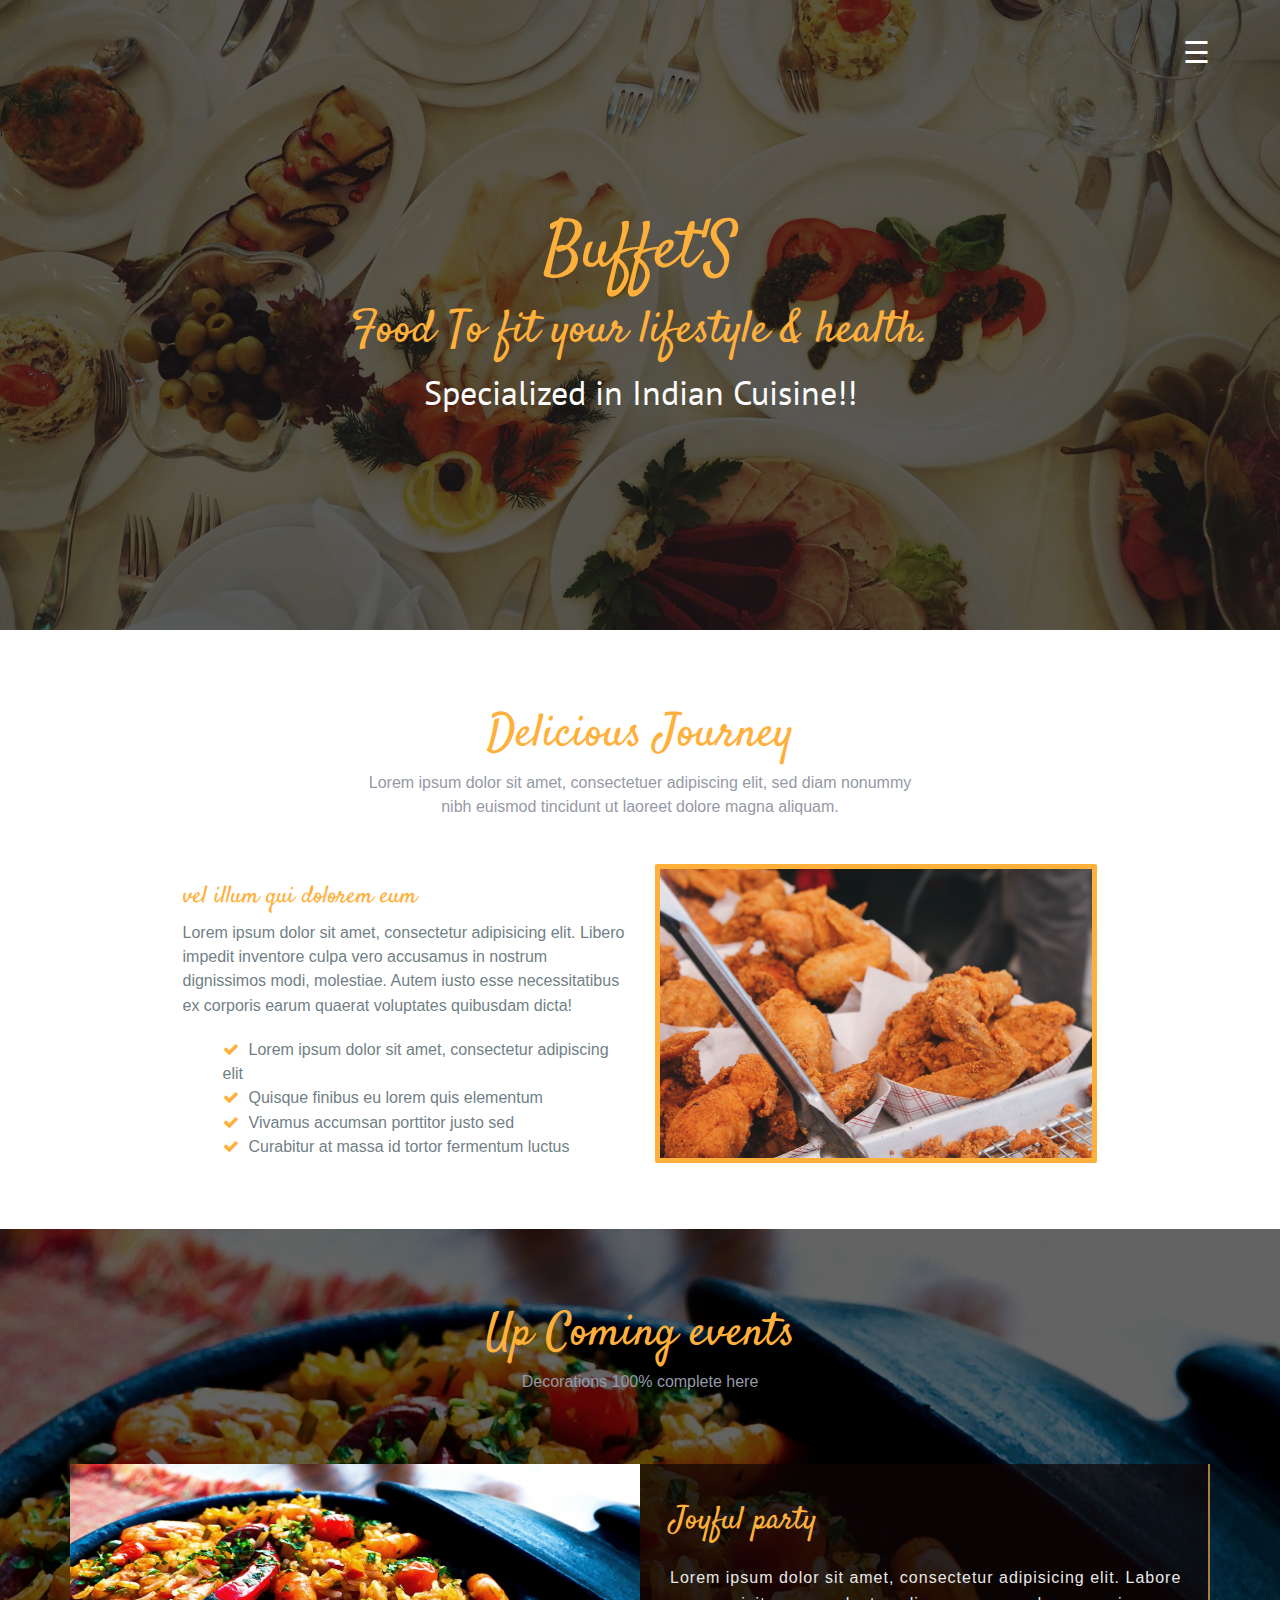
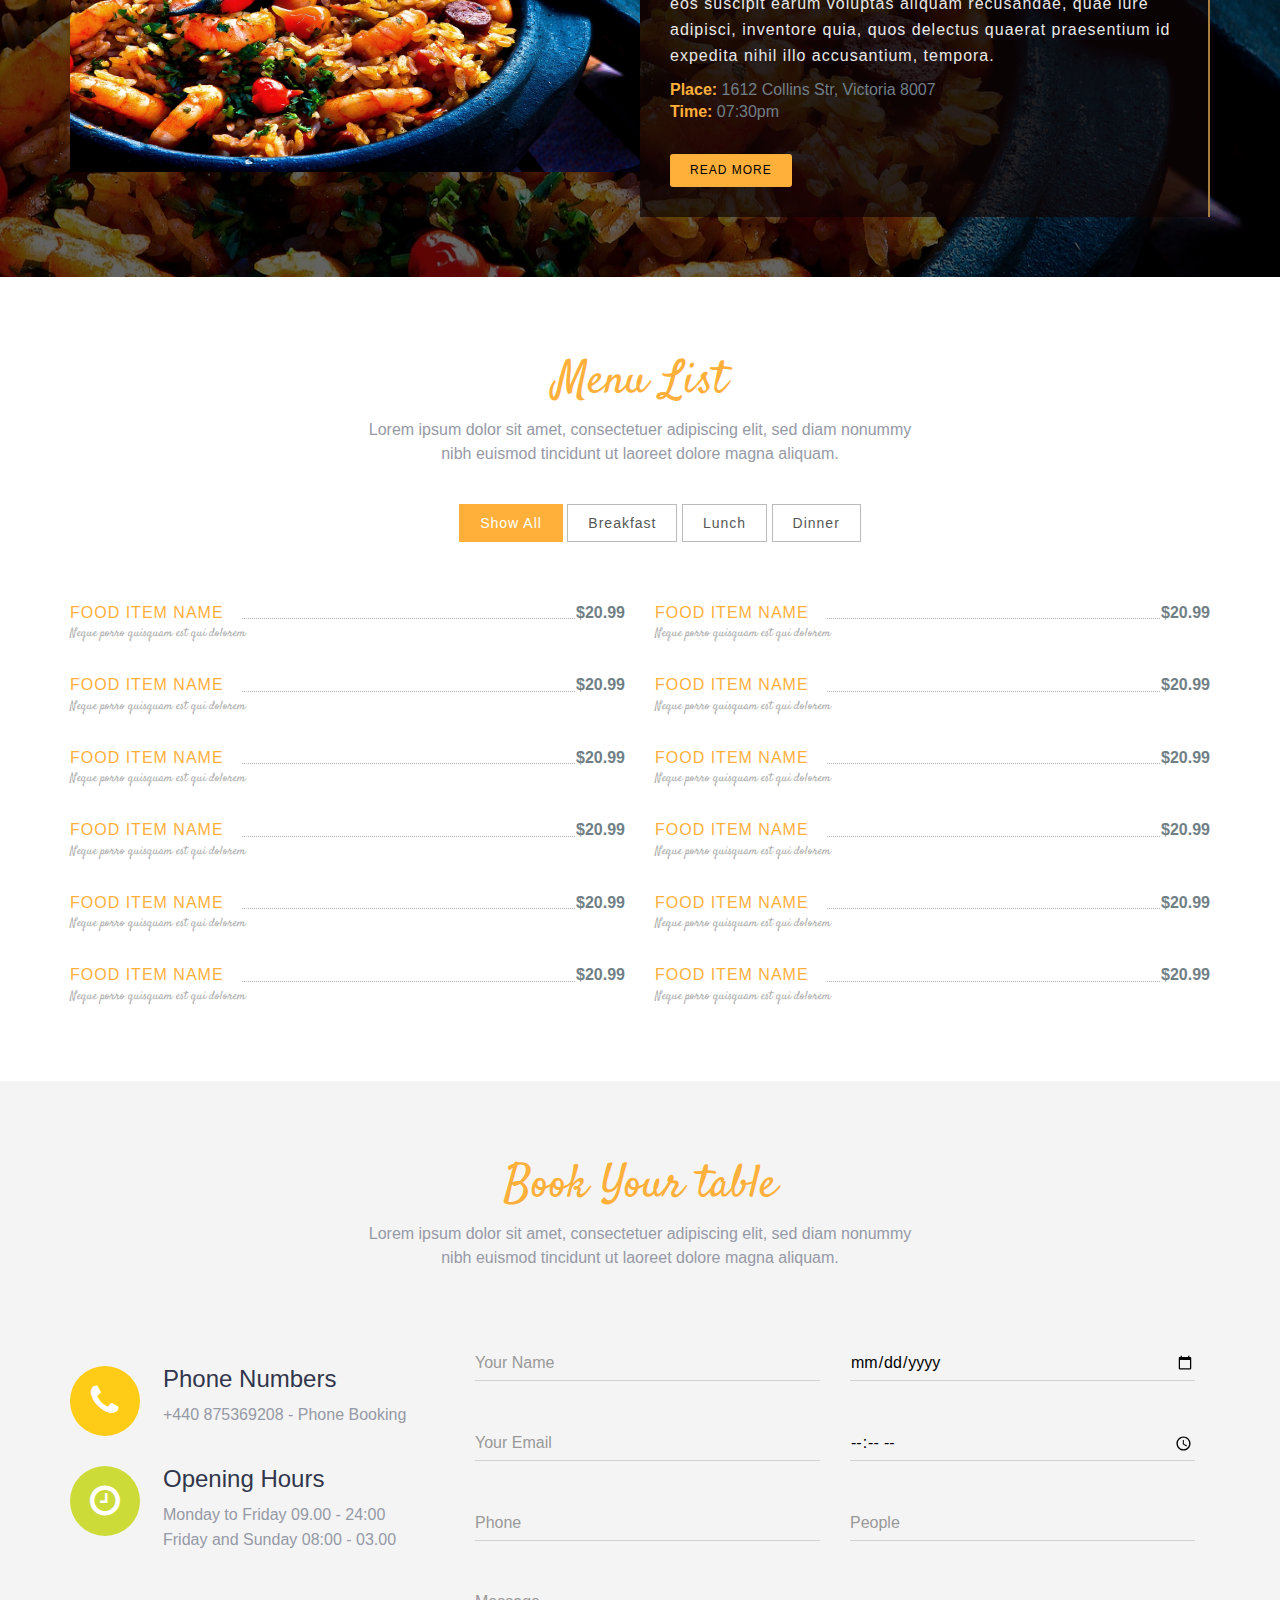
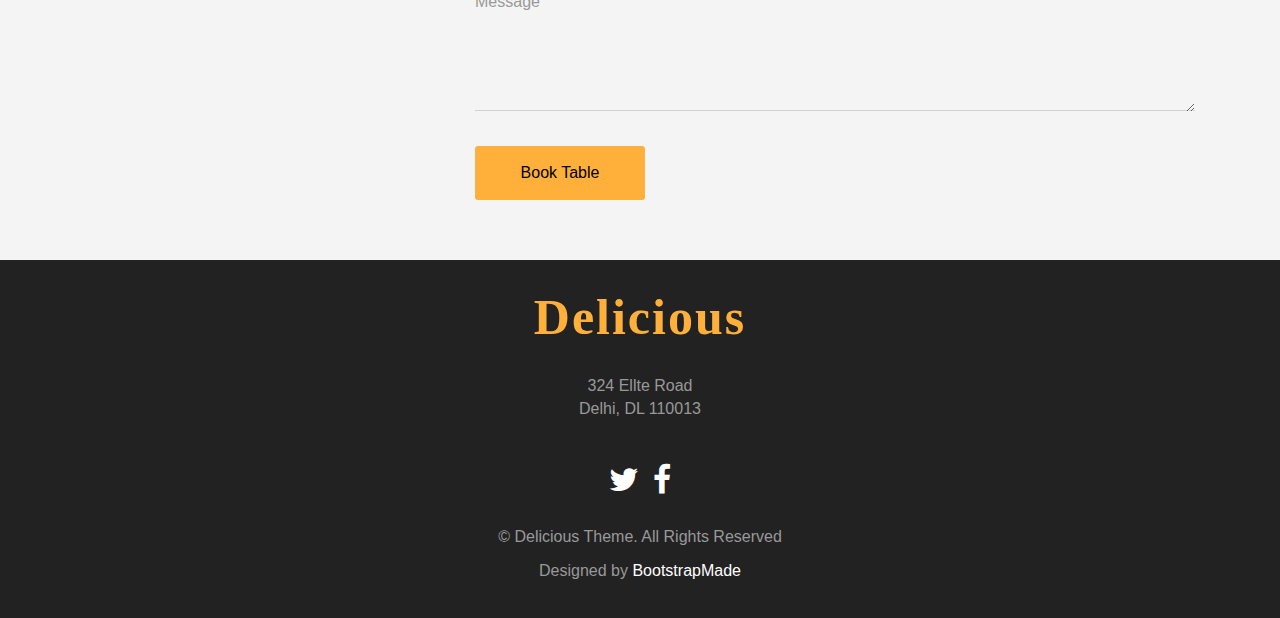
<file: plantilla/index.html>
<!DOCTYPE html>
<html lang="en">

<head>
  <meta charset="utf-8">
  <meta name="viewport" content="width=device-width, initial-scale=1">
  <title>Delicious</title>
  <meta name="description" content="Free Bootstrap Theme by BootstrapMade.com">
  <meta name="keywords" content="free website templates, free bootstrap themes, free template, free bootstrap, free website template">

  <link rel="stylesheet" type="text/css" href="https://fonts.googleapis.com/css?family=Satisfy|Bree+Serif|Candal|PT+Sans">
  <link rel="stylesheet" type="text/css" href="css/font-awesome.min.css">
  <link rel="stylesheet" type="text/css" href="css/bootstrap.min.css">
  <link rel="stylesheet" type="text/css" href="css/style.css">
  <!-- =======================================================
    Theme Name: Delicious
    Theme URL: https://bootstrapmade.com/delicious-free-restaurant-bootstrap-theme/
    Author: BootstrapMade.com
    Author URL: https://bootstrapmade.com
  ======================================================= -->
</head>

<body>
  <!--banner-->
  <section id="banner">
    <div class="bg-color">
      <header id="header">
        <div class="container">
          <div id="mySidenav" class="sidenav">
            <a href="javascript:void(0)" class="closebtn" onclick="closeNav()">&times;</a>
            <a href="#about">About</a>
            <a href="#event">Event</a>
            <a href="#menu-list">Menu</a>
            <a href="#contact">Book a table</a>
          </div>
          <!-- Use any element to open the sidenav -->
          <span onclick="openNav()" class="pull-right menu-icon">☰</span>
        </div>
      </header>
      <div class="container">
        <div class="row">
          <div class="inner text-center">
            <h1 class="logo-name">Buffet'S</h1>
            <h2>Food To fit your lifestyle & health.</h2>
            <p>Specialized in Indian Cuisine!!</p>
          </div>
        </div>
      </div>
    </div>
  </section>
  <!-- / banner -->
  <!--about-->
  <section id="about" class="section-padding">
    <div class="container">
      <div class="row">
        <div class="col-md-12 text-center marb-35">
          <h1 class="header-h">Delicious Journey</h1>
          <p class="header-p">Lorem ipsum dolor sit amet, consectetuer adipiscing elit, sed diam nonummy
            <br>nibh euismod tincidunt ut laoreet dolore magna aliquam. </p>
        </div>
        <div class="col-md-1"></div>
        <div class="col-md-10">
          <div class="col-md-6 col-sm-6">
            <div class="about-info">
              <h2 class="heading">vel illum qui dolorem eum</h2>
              <p>Lorem ipsum dolor sit amet, consectetur adipisicing elit. Libero impedit inventore culpa vero accusamus in nostrum dignissimos modi, molestiae. Autem iusto esse necessitatibus ex corporis earum quaerat voluptates quibusdam dicta!</p>
              <div class="details-list">
                <ul>
                  <li><i class="fa fa-check"></i>Lorem ipsum dolor sit amet, consectetur adipiscing elit</li>
                  <li><i class="fa fa-check"></i>Quisque finibus eu lorem quis elementum</li>
                  <li><i class="fa fa-check"></i>Vivamus accumsan porttitor justo sed </li>
                  <li><i class="fa fa-check"></i>Curabitur at massa id tortor fermentum luctus</li>
                </ul>
              </div>
            </div>
          </div>
          <div class="col-md-6 col-sm-6">
            <img src="img/res01.jpg" alt="" class="img-responsive">
          </div>
        </div>
        <div class="col-md-1"></div>
      </div>
    </div>
  </section>
  <!--/about-->
  <!-- event -->
  <section id="event">
    <div class="bg-color" class="section-padding">
      <div class="container">
        <div class="row">
          <div class="col-xs-12 text-center" style="padding:60px;">
            <h1 class="header-h">Up Coming events</h1>
            <p class="header-p">Decorations 100% complete here</p>
          </div>
          <div class="col-md-12" style="padding-bottom:60px;">
            <div class="item active left">
              <div class="col-md-6 col-sm-6 left-images">
                <img src="img/res02.jpg" class="img-responsive">
              </div>
              <div class="col-md-6 col-sm-6 details-text">
                <div class="content-holder">
                  <h2>Joyful party</h2>
                  <p>Lorem ipsum dolor sit amet, consectetur adipisicing elit. Labore eos suscipit earum voluptas aliquam recusandae, quae iure adipisci, inventore quia, quos delectus quaerat praesentium id expedita nihil illo accusantium, tempora.</p>
                  <address>
                              <strong>Place: </strong>
                              1612 Collins Str, Victoria 8007
                              <br>
                              <strong>Time: </strong>
                              07:30pm
                            </address>
                  <a class="btn btn-imfo btn-read-more" href="events-details.html">Read more</a>
                </div>
              </div>
            </div>
          </div>
        </div>
      </div>
    </div>
  </section>
  <!--/ event -->
  <!-- menu -->
  <section id="menu-list" class="section-padding">
    <div class="container">
      <div class="row">
        <div class="col-md-12 text-center marb-35">
          <h1 class="header-h">Menu List</h1>
          <p class="header-p">Lorem ipsum dolor sit amet, consectetuer adipiscing elit, sed diam nonummy
            <br>nibh euismod tincidunt ut laoreet dolore magna aliquam. </p>
        </div>

        <div class="col-md-12  text-center" id="menu-flters">
          <ul>
            <li><a class="filter active" data-filter=".menu-restaurant">Show All</a></li>
            <li><a class="filter" data-filter=".breakfast">Breakfast</a></li>
            <li><a class="filter" data-filter=".lunch">Lunch</a></li>
            <li><a class="filter" data-filter=".dinner">Dinner</a></li>
          </ul>
        </div>

        <div id="menu-wrapper">

          <div class="breakfast menu-restaurant">
            <span class="clearfix">
              <a class="menu-title" href="#" data-meal-img="assets/img/restaurant/rib.jpg">Food Item Name</a>
              <span style="left: 166px; right: 44px;" class="menu-line"></span>
              <span class="menu-price">$20.99</span>
            </span>
            <span class="menu-subtitle">Neque porro quisquam est qui dolorem</span>
          </div>

          <div class="breakfast menu-restaurant">
            <span class="clearfix">
              <a class="menu-title" href="#" data-meal-img="assets/img/restaurant/rib.jpg">Food Item Name</a>
              <span style="left: 166px; right: 44px;" class="menu-line"></span>
              <span class="menu-price">$20.99</span>
            </span>
            <span class="menu-subtitle">Neque porro quisquam est qui dolorem</span>
          </div>

          <div class="breakfast menu-restaurant">
            <span class="clearfix">
              <a class="menu-title" href="#" data-meal-img="assets/img/restaurant/rib.jpg">Food Item Name</a>
              <span style="left: 166px; right: 44px;" class="menu-line"></span>
              <span class="menu-price">$20.99</span>
            </span>
            <span class="menu-subtitle">Neque porro quisquam est qui dolorem</span>
          </div>

          <div class="breakfast menu-restaurant">
            <span class="clearfix">
              <a class="menu-title" href="#" data-meal-img="assets/img/restaurant/rib.jpg">Food Item Name</a>
              <span style="left: 166px; right: 44px;" class="menu-line"></span>
              <span class="menu-price">$20.99</span>
            </span>
            <span class="menu-subtitle">Neque porro quisquam est qui dolorem</span>
          </div>

          <div class="lunch menu-restaurant">
            <span class="clearfix">
              <a class="menu-title" href="#" data-meal-img="assets/img/restaurant/rib.jpg">Food Item Name</a>
              <span style="left: 166px; right: 44px;" class="menu-line"></span>
              <span class="menu-price">$20.99</span>
            </span>
            <span class="menu-subtitle">Neque porro quisquam est qui dolorem</span>
          </div>

          <div class="lunch menu-restaurant">
            <span class="clearfix">
              <a class="menu-title" href="#" data-meal-img="assets/img/restaurant/rib.jpg">Food Item Name</a>
              <span style="left: 166px; right: 44px;" class="menu-line"></span>
              <span class="menu-price">$20.99</span>
            </span>
            <span class="menu-subtitle">Neque porro quisquam est qui dolorem</span>
          </div>

          <div class="lunch menu-restaurant">
            <span class="clearfix">
              <a class="menu-title" href="#" data-meal-img="assets/img/restaurant/rib.jpg">Food Item Name</a>
              <span style="left: 166px; right: 44px;" class="menu-line"></span>
              <span class="menu-price">$20.99</span>
            </span>
            <span class="menu-subtitle">Neque porro quisquam est qui dolorem</span>
          </div>

          <div class="lunch menu-restaurant">
            <span class="clearfix">
              <a class="menu-title" href="#" data-meal-img="assets/img/restaurant/rib.jpg">Food Item Name</a>
              <span style="left: 166px; right: 44px;" class="menu-line"></span>
              <span class="menu-price">$20.99</span>
            </span>
            <span class="menu-subtitle">Neque porro quisquam est qui dolorem</span>
          </div>

          <div class="lunch menu-restaurant">
            <span class="clearfix">
              <a class="menu-title" href="#" data-meal-img="assets/img/restaurant/rib.jpg">Food Item Name</a>
              <span style="left: 166px; right: 44px;" class="menu-line"></span>
              <span class="menu-price">$20.99</span>
            </span>
            <span class="menu-subtitle">Neque porro quisquam est qui dolorem</span>
          </div>

          <div class="dinner menu-restaurant">
            <span class="clearfix">
              <a class="menu-title" href="#" data-meal-img="assets/img/restaurant/rib.jpg">Food Item Name</a>
              <span style="left: 166px; right: 44px;" class="menu-line"></span>
              <span class="menu-price">$20.99</span>
            </span>
            <span class="menu-subtitle">Neque porro quisquam est qui dolorem</span>
          </div>

          <div class="dinner menu-restaurant">
            <span class="clearfix">
              <a class="menu-title" href="#" data-meal-img="assets/img/restaurant/rib.jpg">Food Item Name</a>
              <span style="left: 166px; right: 44px;" class="menu-line"></span>
              <span class="menu-price">$20.99</span>
            </span>
            <span class="menu-subtitle">Neque porro quisquam est qui dolorem</span>
          </div>

          <div class="dinner menu-restaurant">
            <span class="clearfix">
              <a class="menu-title" href="#" data-meal-img="assets/img/restaurant/rib.jpg">Food Item Name</a>
              <span style="left: 166px; right: 44px;" class="menu-line"></span>
              <span class="menu-price">$20.99</span>
            </span>
            <span class="menu-subtitle">Neque porro quisquam est qui dolorem</span>
          </div>
        </div>

      </div>
    </div>
  </section>
  <!--/ menu -->
  <!-- contact -->
  <section id="contact" class="section-padding">
    <div class="container">
      <div class="row">
        <div class="col-md-12 text-center">
          <h1 class="header-h">Book Your table</h1>
          <p class="header-p">Lorem ipsum dolor sit amet, consectetuer adipiscing elit, sed diam nonummy
            <br>nibh euismod tincidunt ut laoreet dolore magna aliquam. </p>
        </div>
      </div>
      <div class="row msg-row">
        <div class="col-md-4 col-sm-4 mr-15">
          <div class="media-2">
            <div class="media-left">
              <div class="contact-phone bg-1 text-center"><span class="phone-in-talk fa fa-phone"></span></div>
            </div>
            <div class="media-body">
              <h4 class="dark-blue regular">Phone Numbers</h4>
              <p class="light-blue regular alt-p">+440 875369208 - <span class="contacts-sp">Phone Booking</span></p>
            </div>
          </div>
          <div class="media-2">
            <div class="media-left">
              <div class="contact-email bg-14 text-center"><span class="hour-icon fa fa-clock-o"></span></div>
            </div>
            <div class="media-body">
              <h4 class="dark-blue regular">Opening Hours</h4>
              <p class="light-blue regular alt-p"> Monday to Friday 09.00 - 24:00</p>
              <p class="light-blue regular alt-p">
                Friday and Sunday 08:00 - 03.00
              </p>
            </div>
          </div>
        </div>
        <div class="col-md-8 col-sm-8">
          <form action="" method="post" role="form" class="contactForm">
            <div id="sendmessage">Your booking request has been sent. Thank you!</div>
            <div id="errormessage"></div>
            <div class="col-md-6 col-sm-6 contact-form pad-form">
              <div class="form-group label-floating is-empty">
                <input type="text" name="name" class="form-control" id="name" placeholder="Your Name" data-rule="minlen:4" data-msg="Please enter at least 4 chars" />
                <div class="validation"></div>
              </div>

            </div>
            <div class="col-md-6 col-sm-6 contact-form">
              <div class="form-group">
                <input type="date" class="form-control label-floating is-empty" name="date" id="date" placeholder="Date" data-rule="required" data-msg="This field is required" />
                <div class="validation"></div>
              </div>
            </div>
            <div class="col-md-6 col-sm-6 contact-form pad-form">
              <div class="form-group">
                <input type="email" class="form-control label-floating is-empty" name="email" id="email" placeholder="Your Email" data-rule="email" data-msg="Please enter a valid email" />
                <div class="validation"></div>
              </div>
            </div>
            <div class="col-md-6 col-sm-6 contact-form">
              <div class="form-group">
                <input type="time" class="form-control label-floating is-empty" name="time" id="time" placeholder="Time" data-rule="required" data-msg="This field is required" />
                <div class="validation"></div>
              </div>
            </div>
            <div class="col-md-6 col-sm-6 contact-form">
              <div class="form-group">
                <input type="text" class="form-control label-floating is-empty" name="phone" id="phone" placeholder="Phone" data-rule="required" data-msg="This field is required" />
                <div class="validation"></div>
              </div>
            </div>
            <div class="col-md-6 col-sm-6 contact-form">
              <div class="form-group">
                <input type="text" class="form-control label-floating is-empty" name="people" id="people" placeholder="People" data-rule="required" data-msg="This field is required" />
                <div class="validation"></div>
              </div>
            </div>
            <div class="col-md-12 contact-form">
              <div class="form-group label-floating is-empty">
                <textarea class="form-control" name="message" rows="5" rows="3" data-rule="required" data-msg="Please write something for us" placeholder="Message"></textarea>
                <div class="validation"></div>
              </div>

            </div>
            <div class="col-md-12 btnpad">
              <div class="contacts-btn-pad">
                <button class="contacts-btn">Book Table</button>
              </div>
            </div>
          </form>
        </div>
      </div>
    </div>
  </section>
  <!-- / contact -->
  <!-- footer -->
  <footer class="footer text-center">
    <div class="footer-top">
      <div class="row">
        <div class="col-md-offset-3 col-md-6 text-center">
          <div class="widget">
            <h4 class="widget-title">Delicious</h4>
            <address>324 Ellte Road<br>Delhi, DL 110013</address>
            <div class="social-list">
              <a href="#"><i class="fa fa-twitter" aria-hidden="true"></i></a>
              <a href="#"><i class="fa fa-facebook" aria-hidden="true"></i></a>
            </div>
            <p class="copyright clear-float">
              © Delicious Theme. All Rights Reserved
              <div class="credits">
                <!--
                  All the links in the footer should remain intact.
                  You can delete the links only if you purchased the pro version.
                  Licensing information: https://bootstrapmade.com/license/
                  Purchase the pro version with working PHP/AJAX contact form: https://bootstrapmade.com/buy/?theme=Delicious
                -->
                Designed by <a href="https://bootstrapmade.com/">BootstrapMade</a>
              </div>
            </p>
          </div>
        </div>
      </div>
    </div>
  </footer>
  <!-- / footer -->

  <script src="js/jquery.min.js"></script>
  <script src="js/jquery.easing.min.js"></script>
  <script src="js/bootstrap.min.js"></script>
  <script src="js/custom.js"></script>
  <script src="contactform/contactform.js"></script>

</body>

</html>
</file>
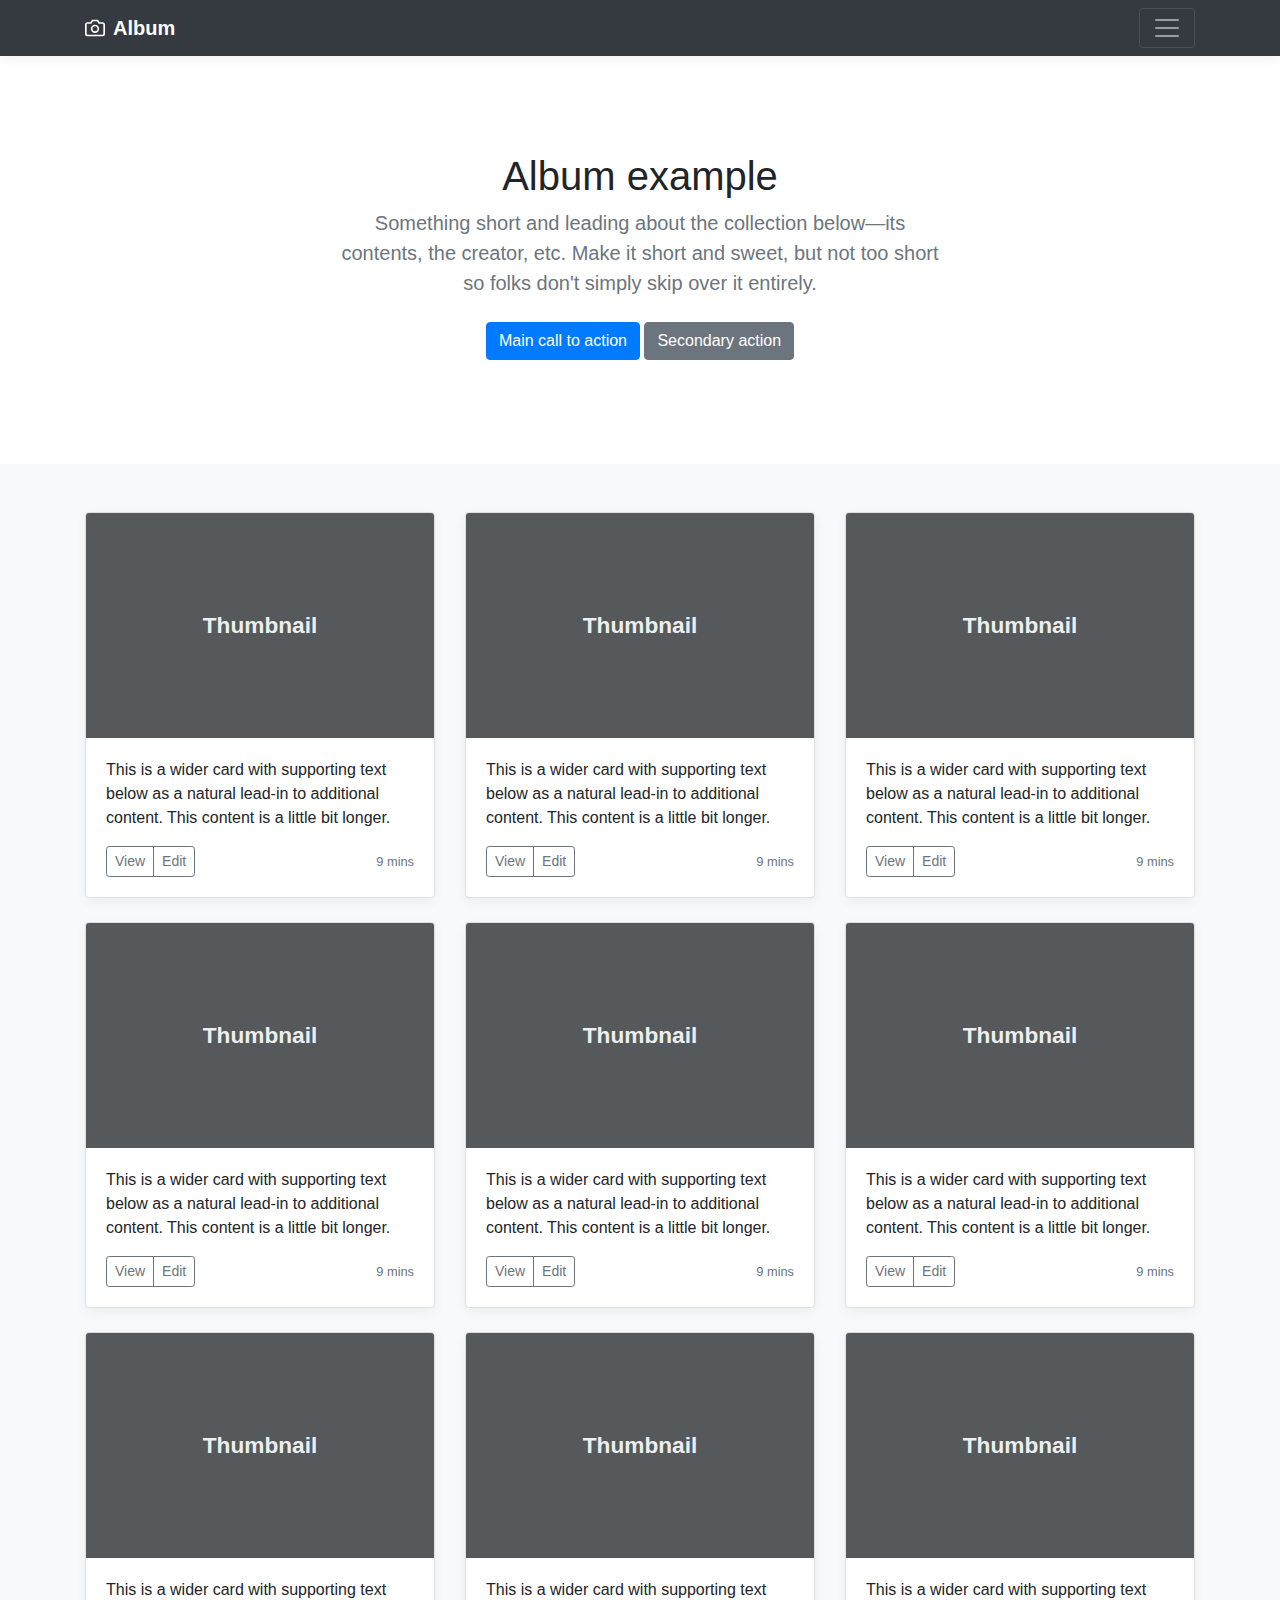
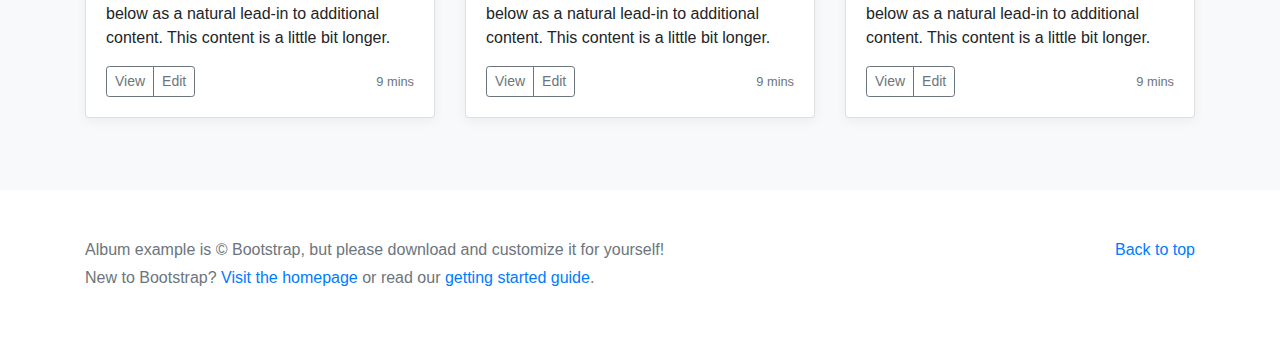
<file: admin/assets/estilo/bootstrap-4.1.1/docs/4.1/examples/album/index.html>
<!doctype html>
<html lang="en">
  <head>
    <meta charset="utf-8">
    <meta name="viewport" content="width=device-width, initial-scale=1, shrink-to-fit=no">
    <meta name="description" content="">
    <meta name="author" content="">
    <link rel="icon" href="../../../../favicon.ico">

    <title>Album example for Bootstrap</title>

    <!-- Bootstrap core CSS -->
    <link href="../../../../dist/css/bootstrap.min.css" rel="stylesheet">

    <!-- Custom styles for this template -->
    <link href="album.css" rel="stylesheet">
  </head>

  <body>

    <header>
      <div class="collapse bg-dark" id="navbarHeader">
        <div class="container">
          <div class="row">
            <div class="col-sm-8 col-md-7 py-4">
              <h4 class="text-white">About</h4>
              <p class="text-muted">Add some information about the album below, the author, or any other background context. Make it a few sentences long so folks can pick up some informative tidbits. Then, link them off to some social networking sites or contact information.</p>
            </div>
            <div class="col-sm-4 offset-md-1 py-4">
              <h4 class="text-white">Contact</h4>
              <ul class="list-unstyled">
                <li><a href="#" class="text-white">Follow on Twitter</a></li>
                <li><a href="#" class="text-white">Like on Facebook</a></li>
                <li><a href="#" class="text-white">Email me</a></li>
              </ul>
            </div>
          </div>
        </div>
      </div>
      <div class="navbar navbar-dark bg-dark box-shadow">
        <div class="container d-flex justify-content-between">
          <a href="#" class="navbar-brand d-flex align-items-center">
            <svg xmlns="http://www.w3.org/2000/svg" width="20" height="20" viewBox="0 0 24 24" fill="none" stroke="currentColor" stroke-width="2" stroke-linecap="round" stroke-linejoin="round" class="mr-2"><path d="M23 19a2 2 0 0 1-2 2H3a2 2 0 0 1-2-2V8a2 2 0 0 1 2-2h4l2-3h6l2 3h4a2 2 0 0 1 2 2z"></path><circle cx="12" cy="13" r="4"></circle></svg>
            <strong>Album</strong>
          </a>
          <button class="navbar-toggler" type="button" data-toggle="collapse" data-target="#navbarHeader" aria-controls="navbarHeader" aria-expanded="false" aria-label="Toggle navigation">
            <span class="navbar-toggler-icon"></span>
          </button>
        </div>
      </div>
    </header>

    <main role="main">

      <section class="jumbotron text-center">
        <div class="container">
          <h1 class="jumbotron-heading">Album example</h1>
          <p class="lead text-muted">Something short and leading about the collection below—its contents, the creator, etc. Make it short and sweet, but not too short so folks don't simply skip over it entirely.</p>
          <p>
            <a href="#" class="btn btn-primary my-2">Main call to action</a>
            <a href="#" class="btn btn-secondary my-2">Secondary action</a>
          </p>
        </div>
      </section>

      <div class="album py-5 bg-light">
        <div class="container">

          <div class="row">
            <div class="col-md-4">
              <div class="card mb-4 box-shadow">
                <img class="card-img-top" data-src="holder.js/100px225?theme=thumb&bg=55595c&fg=eceeef&text=Thumbnail" alt="Card image cap">
                <div class="card-body">
                  <p class="card-text">This is a wider card with supporting text below as a natural lead-in to additional content. This content is a little bit longer.</p>
                  <div class="d-flex justify-content-between align-items-center">
                    <div class="btn-group">
                      <button type="button" class="btn btn-sm btn-outline-secondary">View</button>
                      <button type="button" class="btn btn-sm btn-outline-secondary">Edit</button>
                    </div>
                    <small class="text-muted">9 mins</small>
                  </div>
                </div>
              </div>
            </div>
            <div class="col-md-4">
              <div class="card mb-4 box-shadow">
                <img class="card-img-top" data-src="holder.js/100px225?theme=thumb&bg=55595c&fg=eceeef&text=Thumbnail" alt="Card image cap">
                <div class="card-body">
                  <p class="card-text">This is a wider card with supporting text below as a natural lead-in to additional content. This content is a little bit longer.</p>
                  <div class="d-flex justify-content-between align-items-center">
                    <div class="btn-group">
                      <button type="button" class="btn btn-sm btn-outline-secondary">View</button>
                      <button type="button" class="btn btn-sm btn-outline-secondary">Edit</button>
                    </div>
                    <small class="text-muted">9 mins</small>
                  </div>
                </div>
              </div>
            </div>
            <div class="col-md-4">
              <div class="card mb-4 box-shadow">
                <img class="card-img-top" data-src="holder.js/100px225?theme=thumb&bg=55595c&fg=eceeef&text=Thumbnail" alt="Card image cap">
                <div class="card-body">
                  <p class="card-text">This is a wider card with supporting text below as a natural lead-in to additional content. This content is a little bit longer.</p>
                  <div class="d-flex justify-content-between align-items-center">
                    <div class="btn-group">
                      <button type="button" class="btn btn-sm btn-outline-secondary">View</button>
                      <button type="button" class="btn btn-sm btn-outline-secondary">Edit</button>
                    </div>
                    <small class="text-muted">9 mins</small>
                  </div>
                </div>
              </div>
            </div>

            <div class="col-md-4">
              <div class="card mb-4 box-shadow">
                <img class="card-img-top" data-src="holder.js/100px225?theme=thumb&bg=55595c&fg=eceeef&text=Thumbnail" alt="Card image cap">
                <div class="card-body">
                  <p class="card-text">This is a wider card with supporting text below as a natural lead-in to additional content. This content is a little bit longer.</p>
                  <div class="d-flex justify-content-between align-items-center">
                    <div class="btn-group">
                      <button type="button" class="btn btn-sm btn-outline-secondary">View</button>
                      <button type="button" class="btn btn-sm btn-outline-secondary">Edit</button>
                    </div>
                    <small class="text-muted">9 mins</small>
                  </div>
                </div>
              </div>
            </div>
            <div class="col-md-4">
              <div class="card mb-4 box-shadow">
                <img class="card-img-top" data-src="holder.js/100px225?theme=thumb&bg=55595c&fg=eceeef&text=Thumbnail" alt="Card image cap">
                <div class="card-body">
                  <p class="card-text">This is a wider card with supporting text below as a natural lead-in to additional content. This content is a little bit longer.</p>
                  <div class="d-flex justify-content-between align-items-center">
                    <div class="btn-group">
                      <button type="button" class="btn btn-sm btn-outline-secondary">View</button>
                      <button type="button" class="btn btn-sm btn-outline-secondary">Edit</button>
                    </div>
                    <small class="text-muted">9 mins</small>
                  </div>
                </div>
              </div>
            </div>
            <div class="col-md-4">
              <div class="card mb-4 box-shadow">
                <img class="card-img-top" data-src="holder.js/100px225?theme=thumb&bg=55595c&fg=eceeef&text=Thumbnail" alt="Card image cap">
                <div class="card-body">
                  <p class="card-text">This is a wider card with supporting text below as a natural lead-in to additional content. This content is a little bit longer.</p>
                  <div class="d-flex justify-content-between align-items-center">
                    <div class="btn-group">
                      <button type="button" class="btn btn-sm btn-outline-secondary">View</button>
                      <button type="button" class="btn btn-sm btn-outline-secondary">Edit</button>
                    </div>
                    <small class="text-muted">9 mins</small>
                  </div>
                </div>
              </div>
            </div>

            <div class="col-md-4">
              <div class="card mb-4 box-shadow">
                <img class="card-img-top" data-src="holder.js/100px225?theme=thumb&bg=55595c&fg=eceeef&text=Thumbnail" alt="Card image cap">
                <div class="card-body">
                  <p class="card-text">This is a wider card with supporting text below as a natural lead-in to additional content. This content is a little bit longer.</p>
                  <div class="d-flex justify-content-between align-items-center">
                    <div class="btn-group">
                      <button type="button" class="btn btn-sm btn-outline-secondary">View</button>
                      <button type="button" class="btn btn-sm btn-outline-secondary">Edit</button>
                    </div>
                    <small class="text-muted">9 mins</small>
                  </div>
                </div>
              </div>
            </div>
            <div class="col-md-4">
              <div class="card mb-4 box-shadow">
                <img class="card-img-top" data-src="holder.js/100px225?theme=thumb&bg=55595c&fg=eceeef&text=Thumbnail" alt="Card image cap">
                <div class="card-body">
                  <p class="card-text">This is a wider card with supporting text below as a natural lead-in to additional content. This content is a little bit longer.</p>
                  <div class="d-flex justify-content-between align-items-center">
                    <div class="btn-group">
                      <button type="button" class="btn btn-sm btn-outline-secondary">View</button>
                      <button type="button" class="btn btn-sm btn-outline-secondary">Edit</button>
                    </div>
                    <small class="text-muted">9 mins</small>
                  </div>
                </div>
              </div>
            </div>
            <div class="col-md-4">
              <div class="card mb-4 box-shadow">
                <img class="card-img-top" data-src="holder.js/100px225?theme=thumb&bg=55595c&fg=eceeef&text=Thumbnail" alt="Card image cap">
                <div class="card-body">
                  <p class="card-text">This is a wider card with supporting text below as a natural lead-in to additional content. This content is a little bit longer.</p>
                  <div class="d-flex justify-content-between align-items-center">
                    <div class="btn-group">
                      <button type="button" class="btn btn-sm btn-outline-secondary">View</button>
                      <button type="button" class="btn btn-sm btn-outline-secondary">Edit</button>
                    </div>
                    <small class="text-muted">9 mins</small>
                  </div>
                </div>
              </div>
            </div>
          </div>
        </div>
      </div>

    </main>

    <footer class="text-muted">
      <div class="container">
        <p class="float-right">
          <a href="#">Back to top</a>
        </p>
        <p>Album example is &copy; Bootstrap, but please download and customize it for yourself!</p>
        <p>New to Bootstrap? <a href="../../">Visit the homepage</a> or read our <a href="../../getting-started/">getting started guide</a>.</p>
      </div>
    </footer>

    <!-- Bootstrap core JavaScript
    ================================================== -->
    <!-- Placed at the end of the document so the pages load faster -->
    <script src="https://code.jquery.com/jquery-3.3.1.slim.min.js" integrity="sha384-q8i/X+965DzO0rT7abK41JStQIAqVgRVzpbzo5smXKp4YfRvH+8abtTE1Pi6jizo" crossorigin="anonymous"></script>
    <script>window.jQuery || document.write('<script src="../../../../assets/js/vendor/jquery-slim.min.js"><\/script>')</script>
    <script src="../../../../assets/js/vendor/popper.min.js"></script>
    <script src="../../../../dist/js/bootstrap.min.js"></script>
    <script src="../../../../assets/js/vendor/holder.min.js"></script>
  </body>
</html>
</file>
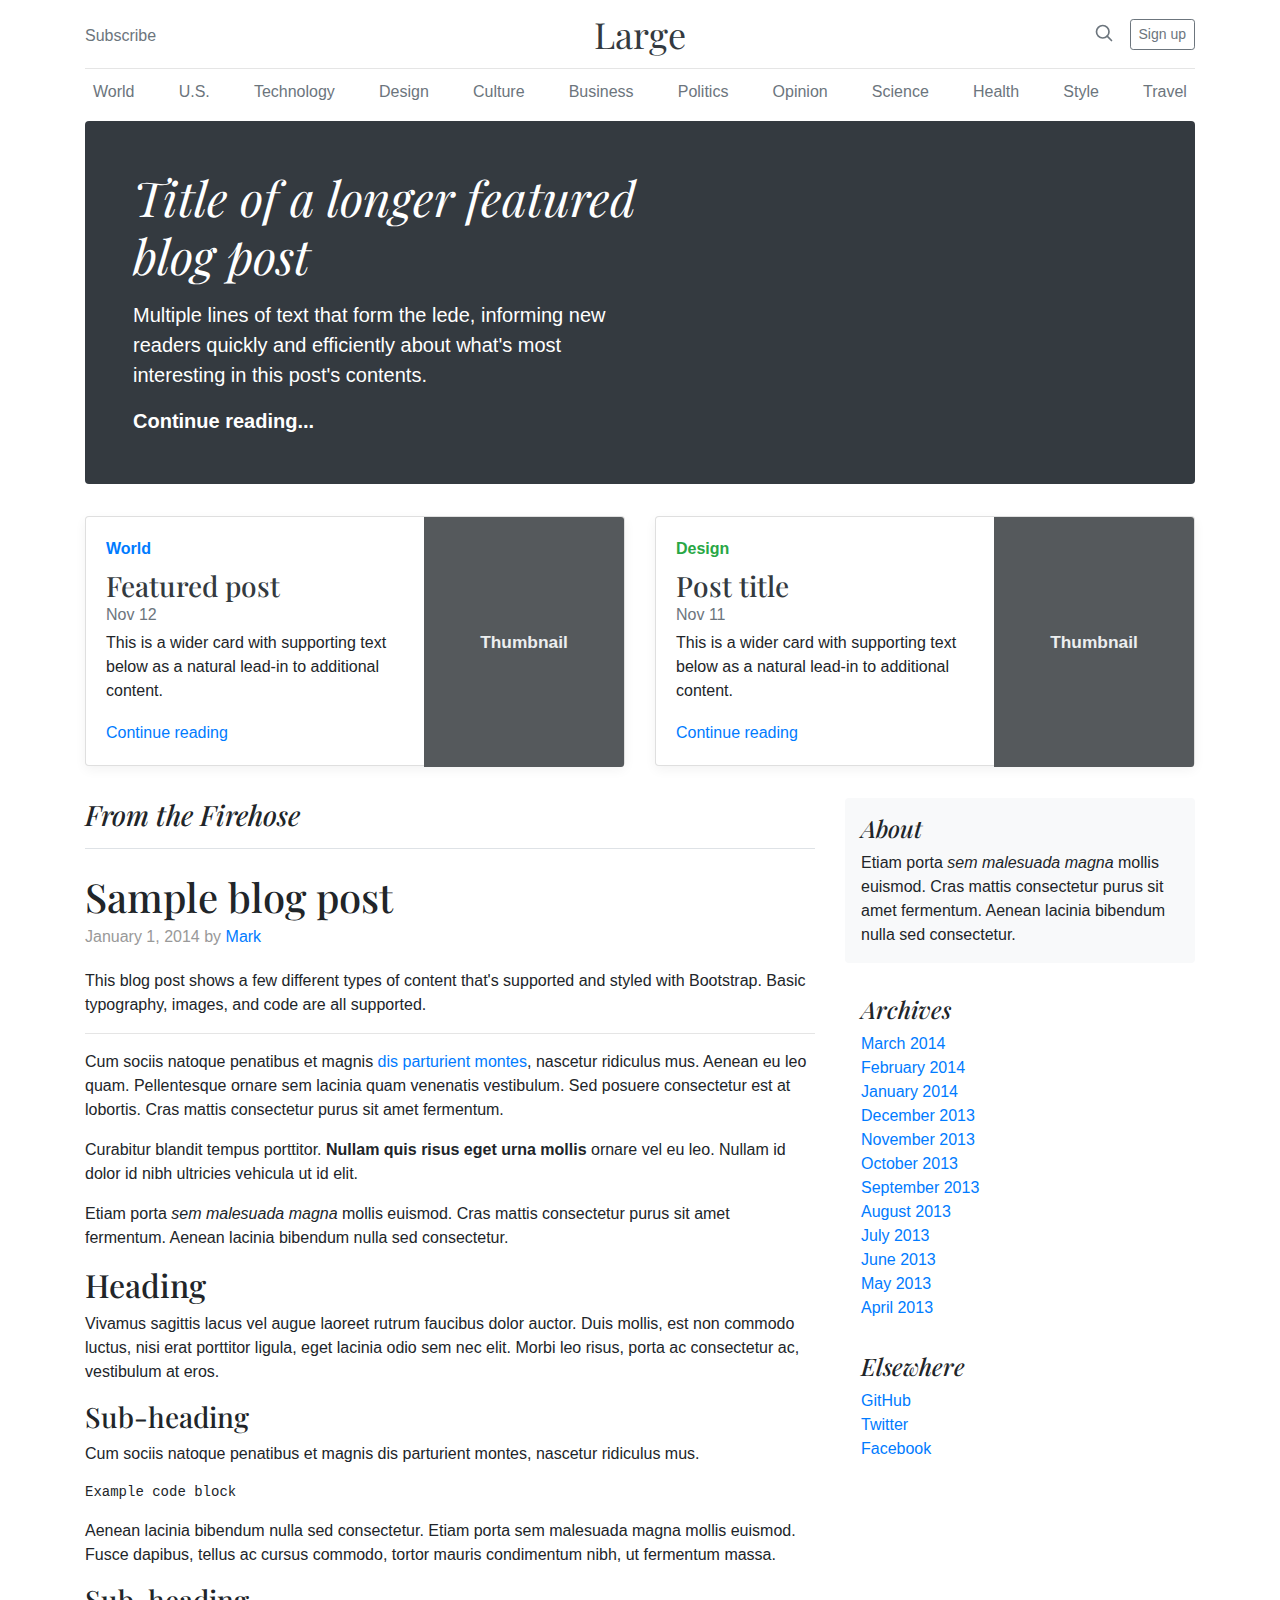
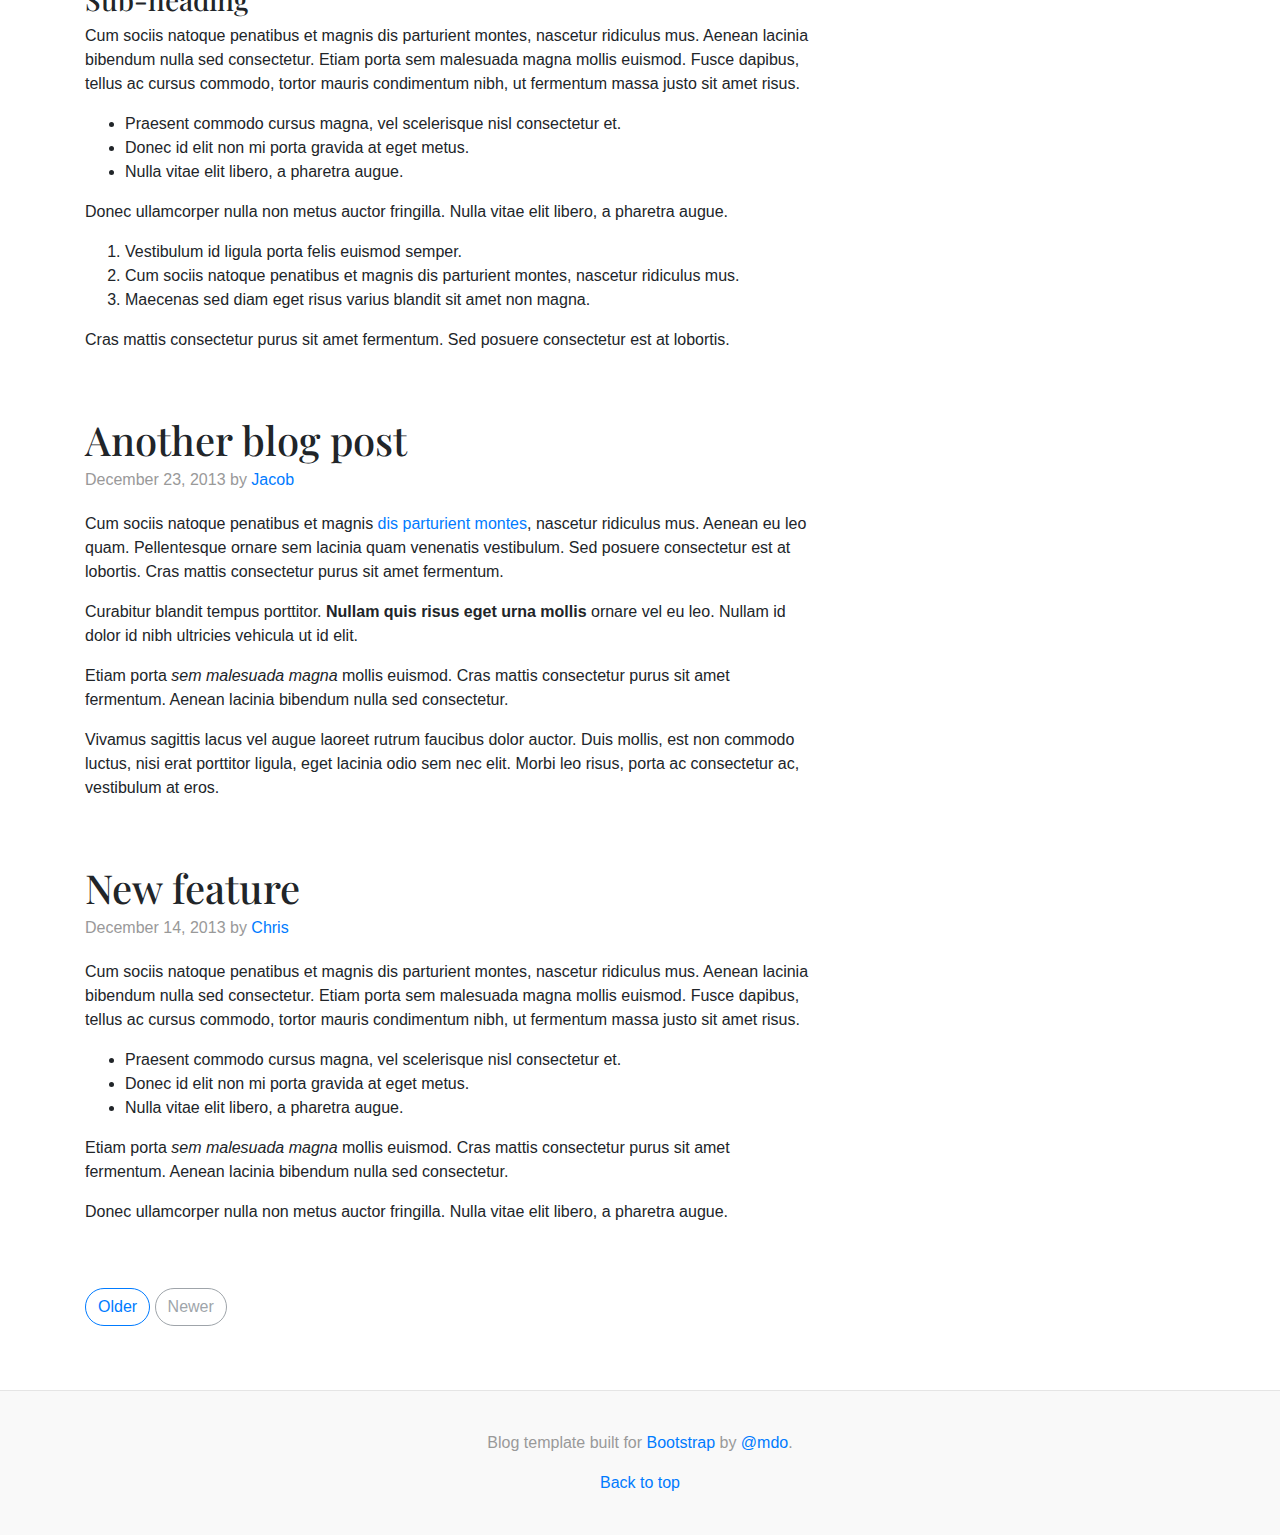
<file: admin/assets/estilo/bootstrap-4.1.1/docs/4.1/examples/blog/index.html>
<!doctype html>
<html lang="en">
  <head>
    <meta charset="utf-8">
    <meta name="viewport" content="width=device-width, initial-scale=1, shrink-to-fit=no">
    <meta name="description" content="">
    <meta name="author" content="">
    <link rel="icon" href="../../../../favicon.ico">

    <title>Blog Template for Bootstrap</title>

    <!-- Bootstrap core CSS -->
    <link href="../../../../dist/css/bootstrap.min.css" rel="stylesheet">

    <!-- Custom styles for this template -->
    <link href="https://fonts.googleapis.com/css?family=Playfair+Display:700,900" rel="stylesheet">
    <link href="blog.css" rel="stylesheet">
  </head>

  <body>

    <div class="container">
      <header class="blog-header py-3">
        <div class="row flex-nowrap justify-content-between align-items-center">
          <div class="col-4 pt-1">
            <a class="text-muted" href="#">Subscribe</a>
          </div>
          <div class="col-4 text-center">
            <a class="blog-header-logo text-dark" href="#">Large</a>
          </div>
          <div class="col-4 d-flex justify-content-end align-items-center">
            <a class="text-muted" href="#">
              <svg xmlns="http://www.w3.org/2000/svg" width="20" height="20" viewBox="0 0 24 24" fill="none" stroke="currentColor" stroke-width="2" stroke-linecap="round" stroke-linejoin="round" class="mx-3"><circle cx="10.5" cy="10.5" r="7.5"></circle><line x1="21" y1="21" x2="15.8" y2="15.8"></line></svg>
            </a>
            <a class="btn btn-sm btn-outline-secondary" href="#">Sign up</a>
          </div>
        </div>
      </header>

      <div class="nav-scroller py-1 mb-2">
        <nav class="nav d-flex justify-content-between">
          <a class="p-2 text-muted" href="#">World</a>
          <a class="p-2 text-muted" href="#">U.S.</a>
          <a class="p-2 text-muted" href="#">Technology</a>
          <a class="p-2 text-muted" href="#">Design</a>
          <a class="p-2 text-muted" href="#">Culture</a>
          <a class="p-2 text-muted" href="#">Business</a>
          <a class="p-2 text-muted" href="#">Politics</a>
          <a class="p-2 text-muted" href="#">Opinion</a>
          <a class="p-2 text-muted" href="#">Science</a>
          <a class="p-2 text-muted" href="#">Health</a>
          <a class="p-2 text-muted" href="#">Style</a>
          <a class="p-2 text-muted" href="#">Travel</a>
        </nav>
      </div>

      <div class="jumbotron p-3 p-md-5 text-white rounded bg-dark">
        <div class="col-md-6 px-0">
          <h1 class="display-4 font-italic">Title of a longer featured blog post</h1>
          <p class="lead my-3">Multiple lines of text that form the lede, informing new readers quickly and efficiently about what's most interesting in this post's contents.</p>
          <p class="lead mb-0"><a href="#" class="text-white font-weight-bold">Continue reading...</a></p>
        </div>
      </div>

      <div class="row mb-2">
        <div class="col-md-6">
          <div class="card flex-md-row mb-4 box-shadow h-md-250">
            <div class="card-body d-flex flex-column align-items-start">
              <strong class="d-inline-block mb-2 text-primary">World</strong>
              <h3 class="mb-0">
                <a class="text-dark" href="#">Featured post</a>
              </h3>
              <div class="mb-1 text-muted">Nov 12</div>
              <p class="card-text mb-auto">This is a wider card with supporting text below as a natural lead-in to additional content.</p>
              <a href="#">Continue reading</a>
            </div>
            <img class="card-img-right flex-auto d-none d-lg-block" data-src="holder.js/200x250?theme=thumb" alt="Card image cap">
          </div>
        </div>
        <div class="col-md-6">
          <div class="card flex-md-row mb-4 box-shadow h-md-250">
            <div class="card-body d-flex flex-column align-items-start">
              <strong class="d-inline-block mb-2 text-success">Design</strong>
              <h3 class="mb-0">
                <a class="text-dark" href="#">Post title</a>
              </h3>
              <div class="mb-1 text-muted">Nov 11</div>
              <p class="card-text mb-auto">This is a wider card with supporting text below as a natural lead-in to additional content.</p>
              <a href="#">Continue reading</a>
            </div>
            <img class="card-img-right flex-auto d-none d-lg-block" data-src="holder.js/200x250?theme=thumb" alt="Card image cap">
          </div>
        </div>
      </div>
    </div>

    <main role="main" class="container">
      <div class="row">
        <div class="col-md-8 blog-main">
          <h3 class="pb-3 mb-4 font-italic border-bottom">
            From the Firehose
          </h3>

          <div class="blog-post">
            <h2 class="blog-post-title">Sample blog post</h2>
            <p class="blog-post-meta">January 1, 2014 by <a href="#">Mark</a></p>

            <p>This blog post shows a few different types of content that's supported and styled with Bootstrap. Basic typography, images, and code are all supported.</p>
            <hr>
            <p>Cum sociis natoque penatibus et magnis <a href="#">dis parturient montes</a>, nascetur ridiculus mus. Aenean eu leo quam. Pellentesque ornare sem lacinia quam venenatis vestibulum. Sed posuere consectetur est at lobortis. Cras mattis consectetur purus sit amet fermentum.</p>
            <blockquote>
              <p>Curabitur blandit tempus porttitor. <strong>Nullam quis risus eget urna mollis</strong> ornare vel eu leo. Nullam id dolor id nibh ultricies vehicula ut id elit.</p>
            </blockquote>
            <p>Etiam porta <em>sem malesuada magna</em> mollis euismod. Cras mattis consectetur purus sit amet fermentum. Aenean lacinia bibendum nulla sed consectetur.</p>
            <h2>Heading</h2>
            <p>Vivamus sagittis lacus vel augue laoreet rutrum faucibus dolor auctor. Duis mollis, est non commodo luctus, nisi erat porttitor ligula, eget lacinia odio sem nec elit. Morbi leo risus, porta ac consectetur ac, vestibulum at eros.</p>
            <h3>Sub-heading</h3>
            <p>Cum sociis natoque penatibus et magnis dis parturient montes, nascetur ridiculus mus.</p>
            <pre><code>Example code block</code></pre>
            <p>Aenean lacinia bibendum nulla sed consectetur. Etiam porta sem malesuada magna mollis euismod. Fusce dapibus, tellus ac cursus commodo, tortor mauris condimentum nibh, ut fermentum massa.</p>
            <h3>Sub-heading</h3>
            <p>Cum sociis natoque penatibus et magnis dis parturient montes, nascetur ridiculus mus. Aenean lacinia bibendum nulla sed consectetur. Etiam porta sem malesuada magna mollis euismod. Fusce dapibus, tellus ac cursus commodo, tortor mauris condimentum nibh, ut fermentum massa justo sit amet risus.</p>
            <ul>
              <li>Praesent commodo cursus magna, vel scelerisque nisl consectetur et.</li>
              <li>Donec id elit non mi porta gravida at eget metus.</li>
              <li>Nulla vitae elit libero, a pharetra augue.</li>
            </ul>
            <p>Donec ullamcorper nulla non metus auctor fringilla. Nulla vitae elit libero, a pharetra augue.</p>
            <ol>
              <li>Vestibulum id ligula porta felis euismod semper.</li>
              <li>Cum sociis natoque penatibus et magnis dis parturient montes, nascetur ridiculus mus.</li>
              <li>Maecenas sed diam eget risus varius blandit sit amet non magna.</li>
            </ol>
            <p>Cras mattis consectetur purus sit amet fermentum. Sed posuere consectetur est at lobortis.</p>
          </div><!-- /.blog-post -->

          <div class="blog-post">
            <h2 class="blog-post-title">Another blog post</h2>
            <p class="blog-post-meta">December 23, 2013 by <a href="#">Jacob</a></p>

            <p>Cum sociis natoque penatibus et magnis <a href="#">dis parturient montes</a>, nascetur ridiculus mus. Aenean eu leo quam. Pellentesque ornare sem lacinia quam venenatis vestibulum. Sed posuere consectetur est at lobortis. Cras mattis consectetur purus sit amet fermentum.</p>
            <blockquote>
              <p>Curabitur blandit tempus porttitor. <strong>Nullam quis risus eget urna mollis</strong> ornare vel eu leo. Nullam id dolor id nibh ultricies vehicula ut id elit.</p>
            </blockquote>
            <p>Etiam porta <em>sem malesuada magna</em> mollis euismod. Cras mattis consectetur purus sit amet fermentum. Aenean lacinia bibendum nulla sed consectetur.</p>
            <p>Vivamus sagittis lacus vel augue laoreet rutrum faucibus dolor auctor. Duis mollis, est non commodo luctus, nisi erat porttitor ligula, eget lacinia odio sem nec elit. Morbi leo risus, porta ac consectetur ac, vestibulum at eros.</p>
          </div><!-- /.blog-post -->

          <div class="blog-post">
            <h2 class="blog-post-title">New feature</h2>
            <p class="blog-post-meta">December 14, 2013 by <a href="#">Chris</a></p>

            <p>Cum sociis natoque penatibus et magnis dis parturient montes, nascetur ridiculus mus. Aenean lacinia bibendum nulla sed consectetur. Etiam porta sem malesuada magna mollis euismod. Fusce dapibus, tellus ac cursus commodo, tortor mauris condimentum nibh, ut fermentum massa justo sit amet risus.</p>
            <ul>
              <li>Praesent commodo cursus magna, vel scelerisque nisl consectetur et.</li>
              <li>Donec id elit non mi porta gravida at eget metus.</li>
              <li>Nulla vitae elit libero, a pharetra augue.</li>
            </ul>
            <p>Etiam porta <em>sem malesuada magna</em> mollis euismod. Cras mattis consectetur purus sit amet fermentum. Aenean lacinia bibendum nulla sed consectetur.</p>
            <p>Donec ullamcorper nulla non metus auctor fringilla. Nulla vitae elit libero, a pharetra augue.</p>
          </div><!-- /.blog-post -->

          <nav class="blog-pagination">
            <a class="btn btn-outline-primary" href="#">Older</a>
            <a class="btn btn-outline-secondary disabled" href="#">Newer</a>
          </nav>

        </div><!-- /.blog-main -->

        <aside class="col-md-4 blog-sidebar">
          <div class="p-3 mb-3 bg-light rounded">
            <h4 class="font-italic">About</h4>
            <p class="mb-0">Etiam porta <em>sem malesuada magna</em> mollis euismod. Cras mattis consectetur purus sit amet fermentum. Aenean lacinia bibendum nulla sed consectetur.</p>
          </div>

          <div class="p-3">
            <h4 class="font-italic">Archives</h4>
            <ol class="list-unstyled mb-0">
              <li><a href="#">March 2014</a></li>
              <li><a href="#">February 2014</a></li>
              <li><a href="#">January 2014</a></li>
              <li><a href="#">December 2013</a></li>
              <li><a href="#">November 2013</a></li>
              <li><a href="#">October 2013</a></li>
              <li><a href="#">September 2013</a></li>
              <li><a href="#">August 2013</a></li>
              <li><a href="#">July 2013</a></li>
              <li><a href="#">June 2013</a></li>
              <li><a href="#">May 2013</a></li>
              <li><a href="#">April 2013</a></li>
            </ol>
          </div>

          <div class="p-3">
            <h4 class="font-italic">Elsewhere</h4>
            <ol class="list-unstyled">
              <li><a href="#">GitHub</a></li>
              <li><a href="#">Twitter</a></li>
              <li><a href="#">Facebook</a></li>
            </ol>
          </div>
        </aside><!-- /.blog-sidebar -->

      </div><!-- /.row -->

    </main><!-- /.container -->

    <footer class="blog-footer">
      <p>Blog template built for <a href="https://getbootstrap.com/">Bootstrap</a> by <a href="https://twitter.com/mdo">@mdo</a>.</p>
      <p>
        <a href="#">Back to top</a>
      </p>
    </footer>

    <!-- Bootstrap core JavaScript
    ================================================== -->
    <!-- Placed at the end of the document so the pages load faster -->
    <script src="https://code.jquery.com/jquery-3.3.1.slim.min.js" integrity="sha384-q8i/X+965DzO0rT7abK41JStQIAqVgRVzpbzo5smXKp4YfRvH+8abtTE1Pi6jizo" crossorigin="anonymous"></script>
    <script>window.jQuery || document.write('<script src="../../../../assets/js/vendor/jquery-slim.min.js"><\/script>')</script>
    <script src="../../../../assets/js/vendor/popper.min.js"></script>
    <script src="../../../../dist/js/bootstrap.min.js"></script>
    <script src="../../../../assets/js/vendor/holder.min.js"></script>
    <script>
      Holder.addTheme('thumb', {
        bg: '#55595c',
        fg: '#eceeef',
        text: 'Thumbnail'
      });
    </script>
  </body>
</html>
</file>
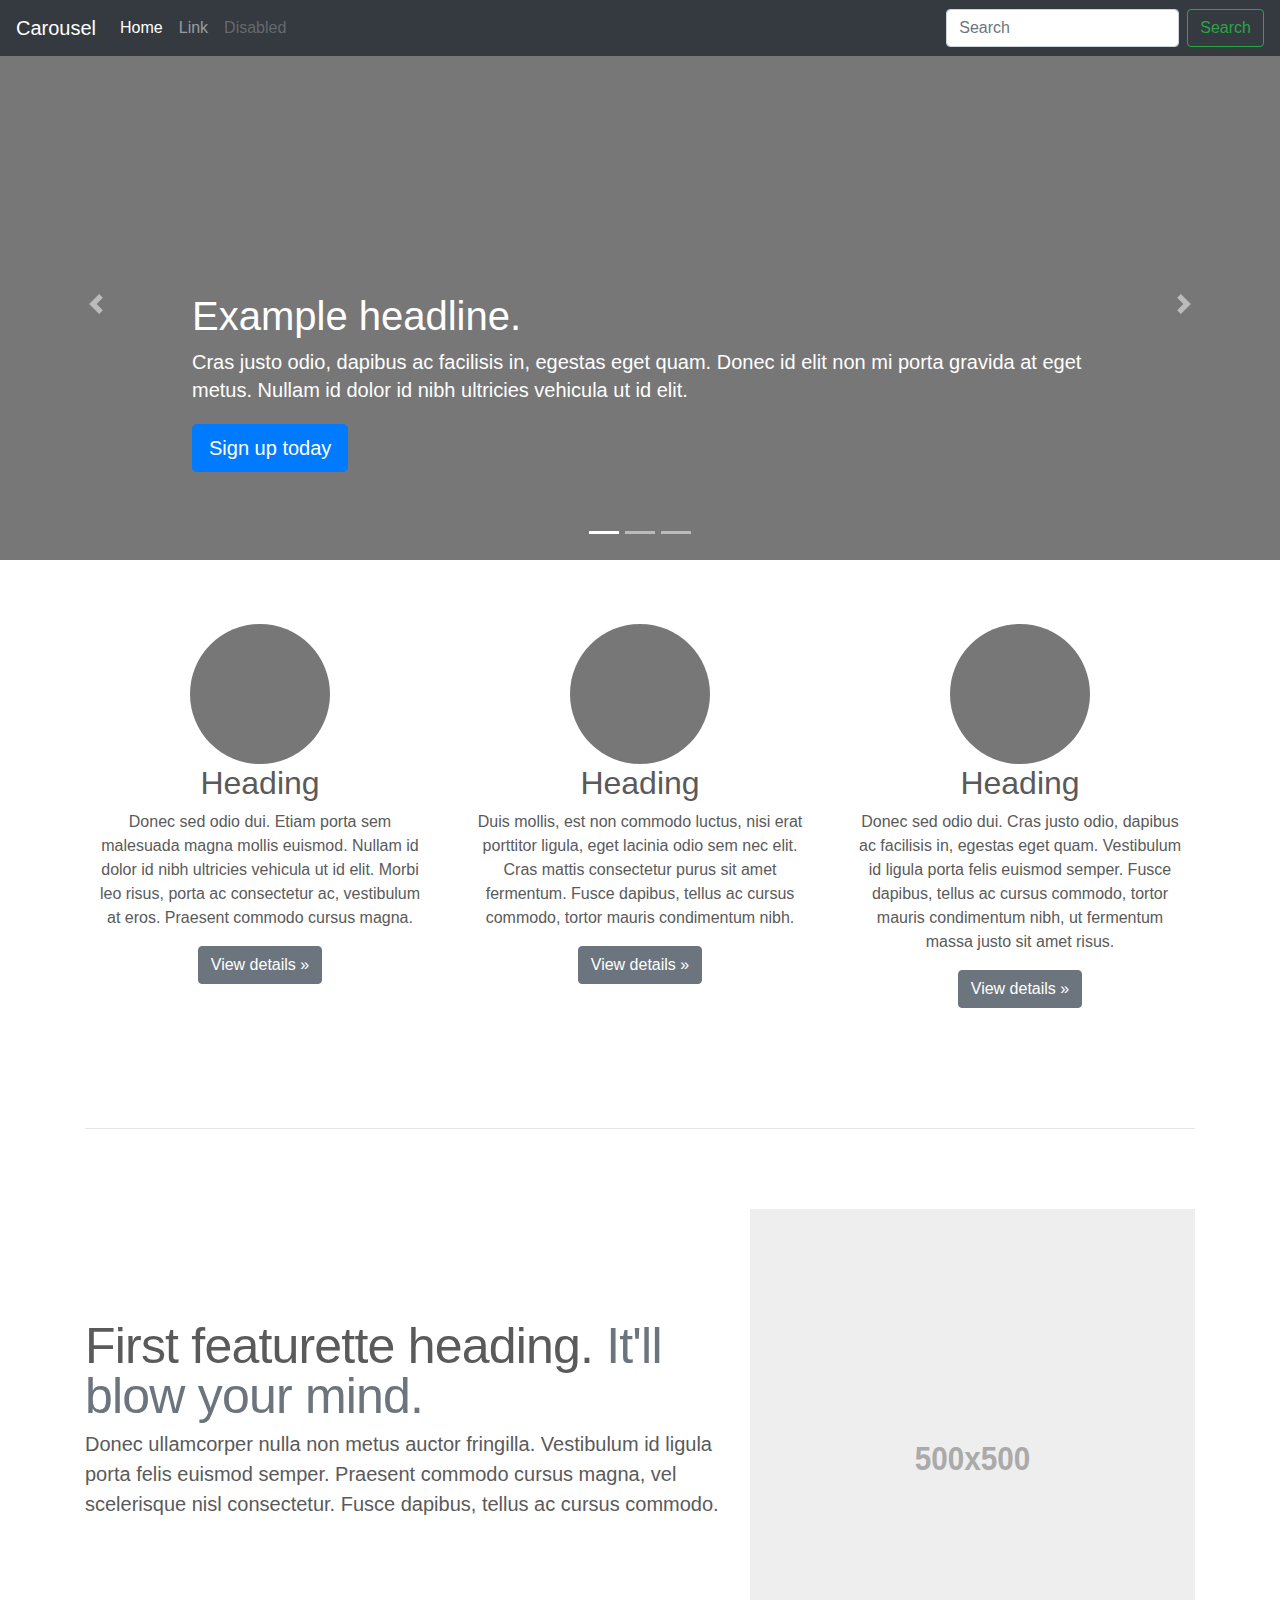
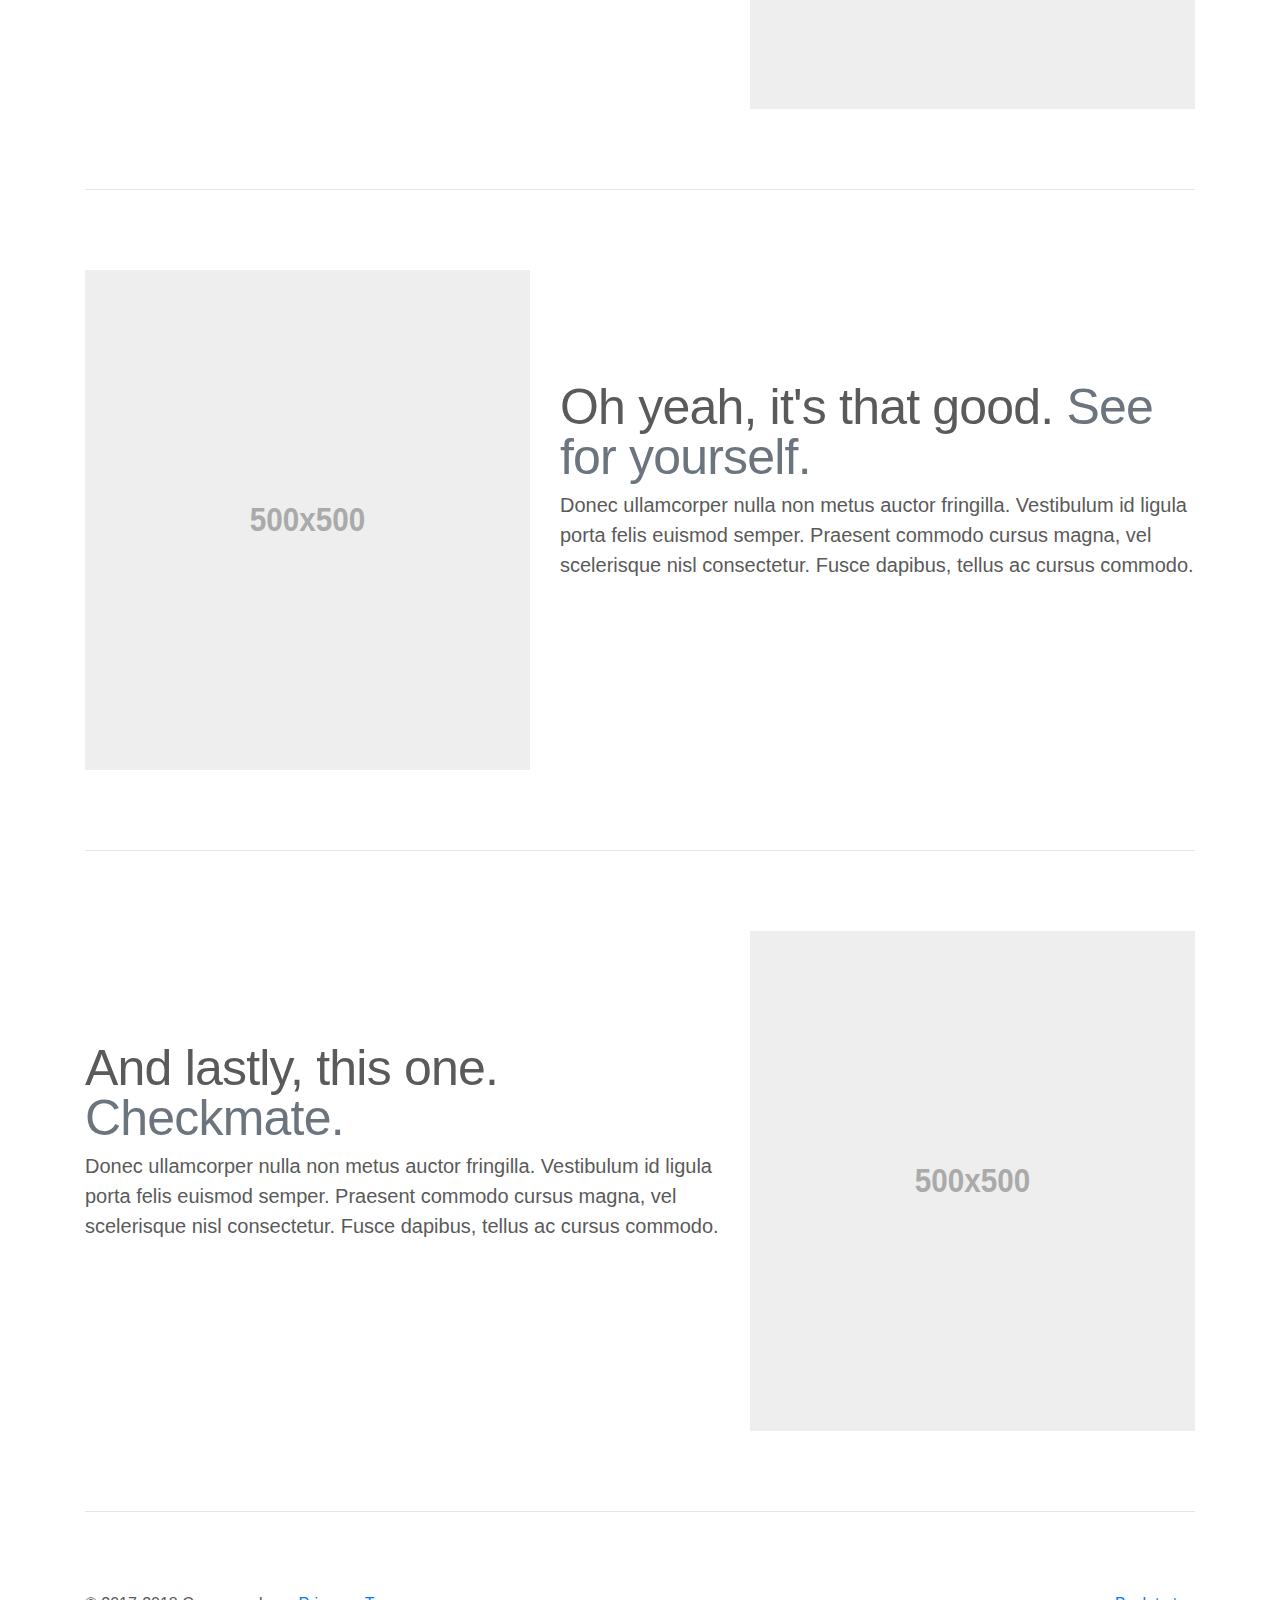
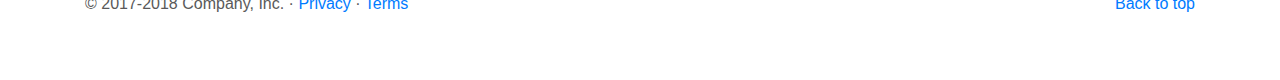
<file: admin/assets/estilo/bootstrap-4.1.1/docs/4.1/examples/carousel/index.html>
<!doctype html>
<html lang="en">
  <head>
    <meta charset="utf-8">
    <meta name="viewport" content="width=device-width, initial-scale=1, shrink-to-fit=no">
    <meta name="description" content="">
    <meta name="author" content="">
    <link rel="icon" href="../../../../favicon.ico">

    <title>Carousel Template for Bootstrap</title>

    <!-- Bootstrap core CSS -->
    <link href="../../../../dist/css/bootstrap.min.css" rel="stylesheet">

    <!-- Custom styles for this template -->
    <link href="carousel.css" rel="stylesheet">
  </head>
  <body>

    <header>
      <nav class="navbar navbar-expand-md navbar-dark fixed-top bg-dark">
        <a class="navbar-brand" href="#">Carousel</a>
        <button class="navbar-toggler" type="button" data-toggle="collapse" data-target="#navbarCollapse" aria-controls="navbarCollapse" aria-expanded="false" aria-label="Toggle navigation">
          <span class="navbar-toggler-icon"></span>
        </button>
        <div class="collapse navbar-collapse" id="navbarCollapse">
          <ul class="navbar-nav mr-auto">
            <li class="nav-item active">
              <a class="nav-link" href="#">Home <span class="sr-only">(current)</span></a>
            </li>
            <li class="nav-item">
              <a class="nav-link" href="#">Link</a>
            </li>
            <li class="nav-item">
              <a class="nav-link disabled" href="#">Disabled</a>
            </li>
          </ul>
          <form class="form-inline mt-2 mt-md-0">
            <input class="form-control mr-sm-2" type="text" placeholder="Search" aria-label="Search">
            <button class="btn btn-outline-success my-2 my-sm-0" type="submit">Search</button>
          </form>
        </div>
      </nav>
    </header>

    <main role="main">

      <div id="myCarousel" class="carousel slide" data-ride="carousel">
        <ol class="carousel-indicators">
          <li data-target="#myCarousel" data-slide-to="0" class="active"></li>
          <li data-target="#myCarousel" data-slide-to="1"></li>
          <li data-target="#myCarousel" data-slide-to="2"></li>
        </ol>
        <div class="carousel-inner">
          <div class="carousel-item active">
            <img class="first-slide" src="[data-uri]" alt="First slide">
            <div class="container">
              <div class="carousel-caption text-left">
                <h1>Example headline.</h1>
                <p>Cras justo odio, dapibus ac facilisis in, egestas eget quam. Donec id elit non mi porta gravida at eget metus. Nullam id dolor id nibh ultricies vehicula ut id elit.</p>
                <p><a class="btn btn-lg btn-primary" href="#" role="button">Sign up today</a></p>
              </div>
            </div>
          </div>
          <div class="carousel-item">
            <img class="second-slide" src="[data-uri]" alt="Second slide">
            <div class="container">
              <div class="carousel-caption">
                <h1>Another example headline.</h1>
                <p>Cras justo odio, dapibus ac facilisis in, egestas eget quam. Donec id elit non mi porta gravida at eget metus. Nullam id dolor id nibh ultricies vehicula ut id elit.</p>
                <p><a class="btn btn-lg btn-primary" href="#" role="button">Learn more</a></p>
              </div>
            </div>
          </div>
          <div class="carousel-item">
            <img class="third-slide" src="[data-uri]" alt="Third slide">
            <div class="container">
              <div class="carousel-caption text-right">
                <h1>One more for good measure.</h1>
                <p>Cras justo odio, dapibus ac facilisis in, egestas eget quam. Donec id elit non mi porta gravida at eget metus. Nullam id dolor id nibh ultricies vehicula ut id elit.</p>
                <p><a class="btn btn-lg btn-primary" href="#" role="button">Browse gallery</a></p>
              </div>
            </div>
          </div>
        </div>
        <a class="carousel-control-prev" href="#myCarousel" role="button" data-slide="prev">
          <span class="carousel-control-prev-icon" aria-hidden="true"></span>
          <span class="sr-only">Previous</span>
        </a>
        <a class="carousel-control-next" href="#myCarousel" role="button" data-slide="next">
          <span class="carousel-control-next-icon" aria-hidden="true"></span>
          <span class="sr-only">Next</span>
        </a>
      </div>


      <!-- Marketing messaging and featurettes
      ================================================== -->
      <!-- Wrap the rest of the page in another container to center all the content. -->

      <div class="container marketing">

        <!-- Three columns of text below the carousel -->
        <div class="row">
          <div class="col-lg-4">
            <img class="rounded-circle" src="[data-uri]" alt="Generic placeholder image" width="140" height="140">
            <h2>Heading</h2>
            <p>Donec sed odio dui. Etiam porta sem malesuada magna mollis euismod. Nullam id dolor id nibh ultricies vehicula ut id elit. Morbi leo risus, porta ac consectetur ac, vestibulum at eros. Praesent commodo cursus magna.</p>
            <p><a class="btn btn-secondary" href="#" role="button">View details &raquo;</a></p>
          </div><!-- /.col-lg-4 -->
          <div class="col-lg-4">
            <img class="rounded-circle" src="[data-uri]" alt="Generic placeholder image" width="140" height="140">
            <h2>Heading</h2>
            <p>Duis mollis, est non commodo luctus, nisi erat porttitor ligula, eget lacinia odio sem nec elit. Cras mattis consectetur purus sit amet fermentum. Fusce dapibus, tellus ac cursus commodo, tortor mauris condimentum nibh.</p>
            <p><a class="btn btn-secondary" href="#" role="button">View details &raquo;</a></p>
          </div><!-- /.col-lg-4 -->
          <div class="col-lg-4">
            <img class="rounded-circle" src="[data-uri]" alt="Generic placeholder image" width="140" height="140">
            <h2>Heading</h2>
            <p>Donec sed odio dui. Cras justo odio, dapibus ac facilisis in, egestas eget quam. Vestibulum id ligula porta felis euismod semper. Fusce dapibus, tellus ac cursus commodo, tortor mauris condimentum nibh, ut fermentum massa justo sit amet risus.</p>
            <p><a class="btn btn-secondary" href="#" role="button">View details &raquo;</a></p>
          </div><!-- /.col-lg-4 -->
        </div><!-- /.row -->


        <!-- START THE FEATURETTES -->

        <hr class="featurette-divider">

        <div class="row featurette">
          <div class="col-md-7">
            <h2 class="featurette-heading">First featurette heading. <span class="text-muted">It'll blow your mind.</span></h2>
            <p class="lead">Donec ullamcorper nulla non metus auctor fringilla. Vestibulum id ligula porta felis euismod semper. Praesent commodo cursus magna, vel scelerisque nisl consectetur. Fusce dapibus, tellus ac cursus commodo.</p>
          </div>
          <div class="col-md-5">
            <img class="featurette-image img-fluid mx-auto" data-src="holder.js/500x500/auto" alt="Generic placeholder image">
          </div>
        </div>

        <hr class="featurette-divider">

        <div class="row featurette">
          <div class="col-md-7 order-md-2">
            <h2 class="featurette-heading">Oh yeah, it's that good. <span class="text-muted">See for yourself.</span></h2>
            <p class="lead">Donec ullamcorper nulla non metus auctor fringilla. Vestibulum id ligula porta felis euismod semper. Praesent commodo cursus magna, vel scelerisque nisl consectetur. Fusce dapibus, tellus ac cursus commodo.</p>
          </div>
          <div class="col-md-5 order-md-1">
            <img class="featurette-image img-fluid mx-auto" data-src="holder.js/500x500/auto" alt="Generic placeholder image">
          </div>
        </div>

        <hr class="featurette-divider">

        <div class="row featurette">
          <div class="col-md-7">
            <h2 class="featurette-heading">And lastly, this one. <span class="text-muted">Checkmate.</span></h2>
            <p class="lead">Donec ullamcorper nulla non metus auctor fringilla. Vestibulum id ligula porta felis euismod semper. Praesent commodo cursus magna, vel scelerisque nisl consectetur. Fusce dapibus, tellus ac cursus commodo.</p>
          </div>
          <div class="col-md-5">
            <img class="featurette-image img-fluid mx-auto" data-src="holder.js/500x500/auto" alt="Generic placeholder image">
          </div>
        </div>

        <hr class="featurette-divider">

        <!-- /END THE FEATURETTES -->

      </div><!-- /.container -->


      <!-- FOOTER -->
      <footer class="container">
        <p class="float-right"><a href="#">Back to top</a></p>
        <p>&copy; 2017-2018 Company, Inc. &middot; <a href="#">Privacy</a> &middot; <a href="#">Terms</a></p>
      </footer>
    </main>

    <!-- Bootstrap core JavaScript
    ================================================== -->
    <!-- Placed at the end of the document so the pages load faster -->
    <script src="https://code.jquery.com/jquery-3.3.1.slim.min.js" integrity="sha384-q8i/X+965DzO0rT7abK41JStQIAqVgRVzpbzo5smXKp4YfRvH+8abtTE1Pi6jizo" crossorigin="anonymous"></script>
    <script>window.jQuery || document.write('<script src="../../../../assets/js/vendor/jquery-slim.min.js"><\/script>')</script>
    <script src="../../../../assets/js/vendor/popper.min.js"></script>
    <script src="../../../../dist/js/bootstrap.min.js"></script>
    <!-- Just to make our placeholder images work. Don't actually copy the next line! -->
    <script src="../../../../assets/js/vendor/holder.min.js"></script>
  </body>
</html>
</file>
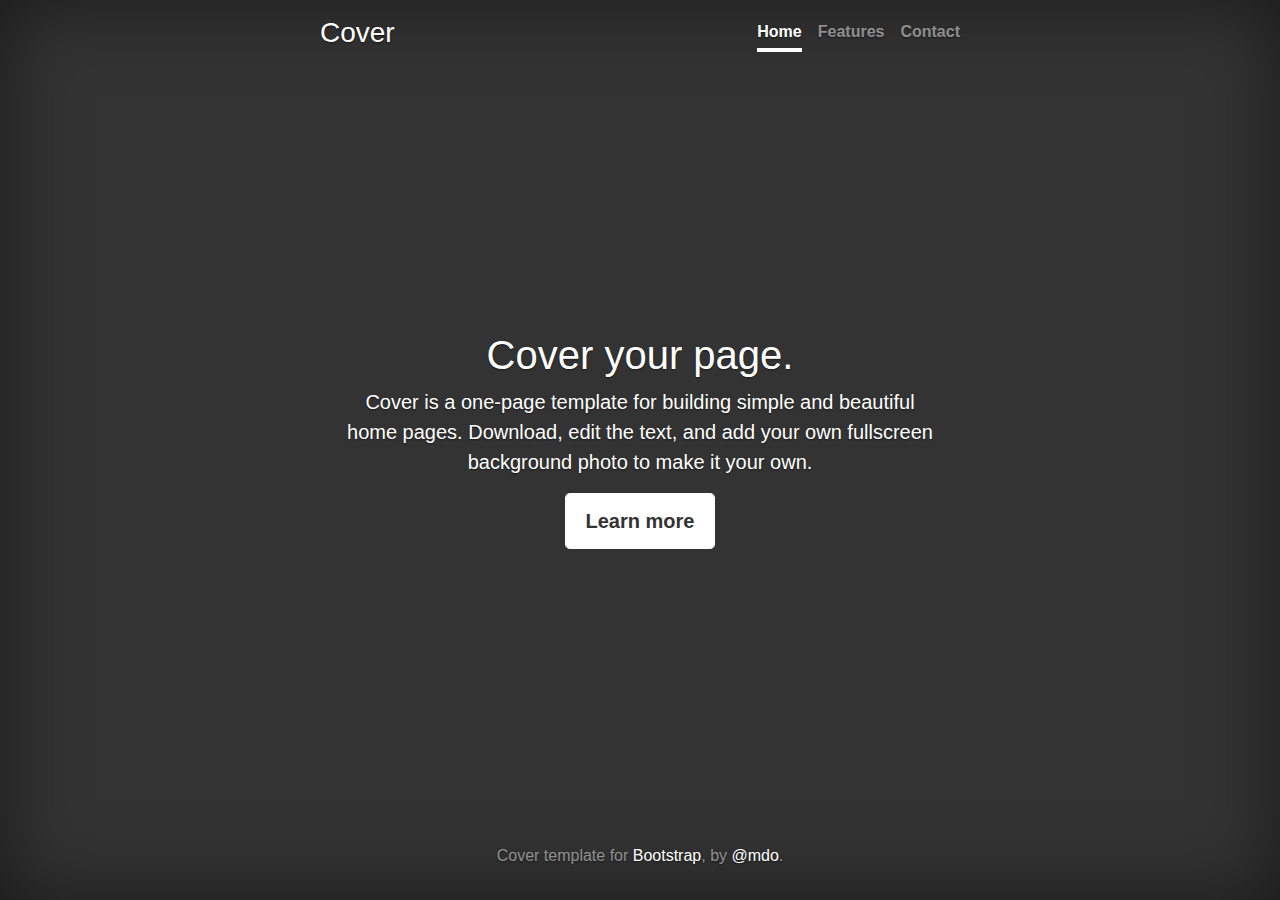
<file: admin/assets/estilo/bootstrap-4.1.1/docs/4.1/examples/cover/index.html>
<!doctype html>
<html lang="en">
  <head>
    <meta charset="utf-8">
    <meta name="viewport" content="width=device-width, initial-scale=1, shrink-to-fit=no">
    <meta name="description" content="">
    <meta name="author" content="">
    <link rel="icon" href="../../../../favicon.ico">

    <title>Cover Template for Bootstrap</title>

    <!-- Bootstrap core CSS -->
    <link href="../../../../dist/css/bootstrap.min.css" rel="stylesheet">

    <!-- Custom styles for this template -->
    <link href="cover.css" rel="stylesheet">
  </head>

  <body class="text-center">

    <div class="cover-container d-flex w-100 h-100 p-3 mx-auto flex-column">
      <header class="masthead mb-auto">
        <div class="inner">
          <h3 class="masthead-brand">Cover</h3>
          <nav class="nav nav-masthead justify-content-center">
            <a class="nav-link active" href="#">Home</a>
            <a class="nav-link" href="#">Features</a>
            <a class="nav-link" href="#">Contact</a>
          </nav>
        </div>
      </header>

      <main role="main" class="inner cover">
        <h1 class="cover-heading">Cover your page.</h1>
        <p class="lead">Cover is a one-page template for building simple and beautiful home pages. Download, edit the text, and add your own fullscreen background photo to make it your own.</p>
        <p class="lead">
          <a href="#" class="btn btn-lg btn-secondary">Learn more</a>
        </p>
      </main>

      <footer class="mastfoot mt-auto">
        <div class="inner">
          <p>Cover template for <a href="https://getbootstrap.com/">Bootstrap</a>, by <a href="https://twitter.com/mdo">@mdo</a>.</p>
        </div>
      </footer>
    </div>


    <!-- Bootstrap core JavaScript
    ================================================== -->
    <!-- Placed at the end of the document so the pages load faster -->
    <script src="https://code.jquery.com/jquery-3.3.1.slim.min.js" integrity="sha384-q8i/X+965DzO0rT7abK41JStQIAqVgRVzpbzo5smXKp4YfRvH+8abtTE1Pi6jizo" crossorigin="anonymous"></script>
    <script>window.jQuery || document.write('<script src="../../../../assets/js/vendor/jquery-slim.min.js"><\/script>')</script>
    <script src="../../../../assets/js/vendor/popper.min.js"></script>
    <script src="../../../../dist/js/bootstrap.min.js"></script>
  </body>
</html>
</file>
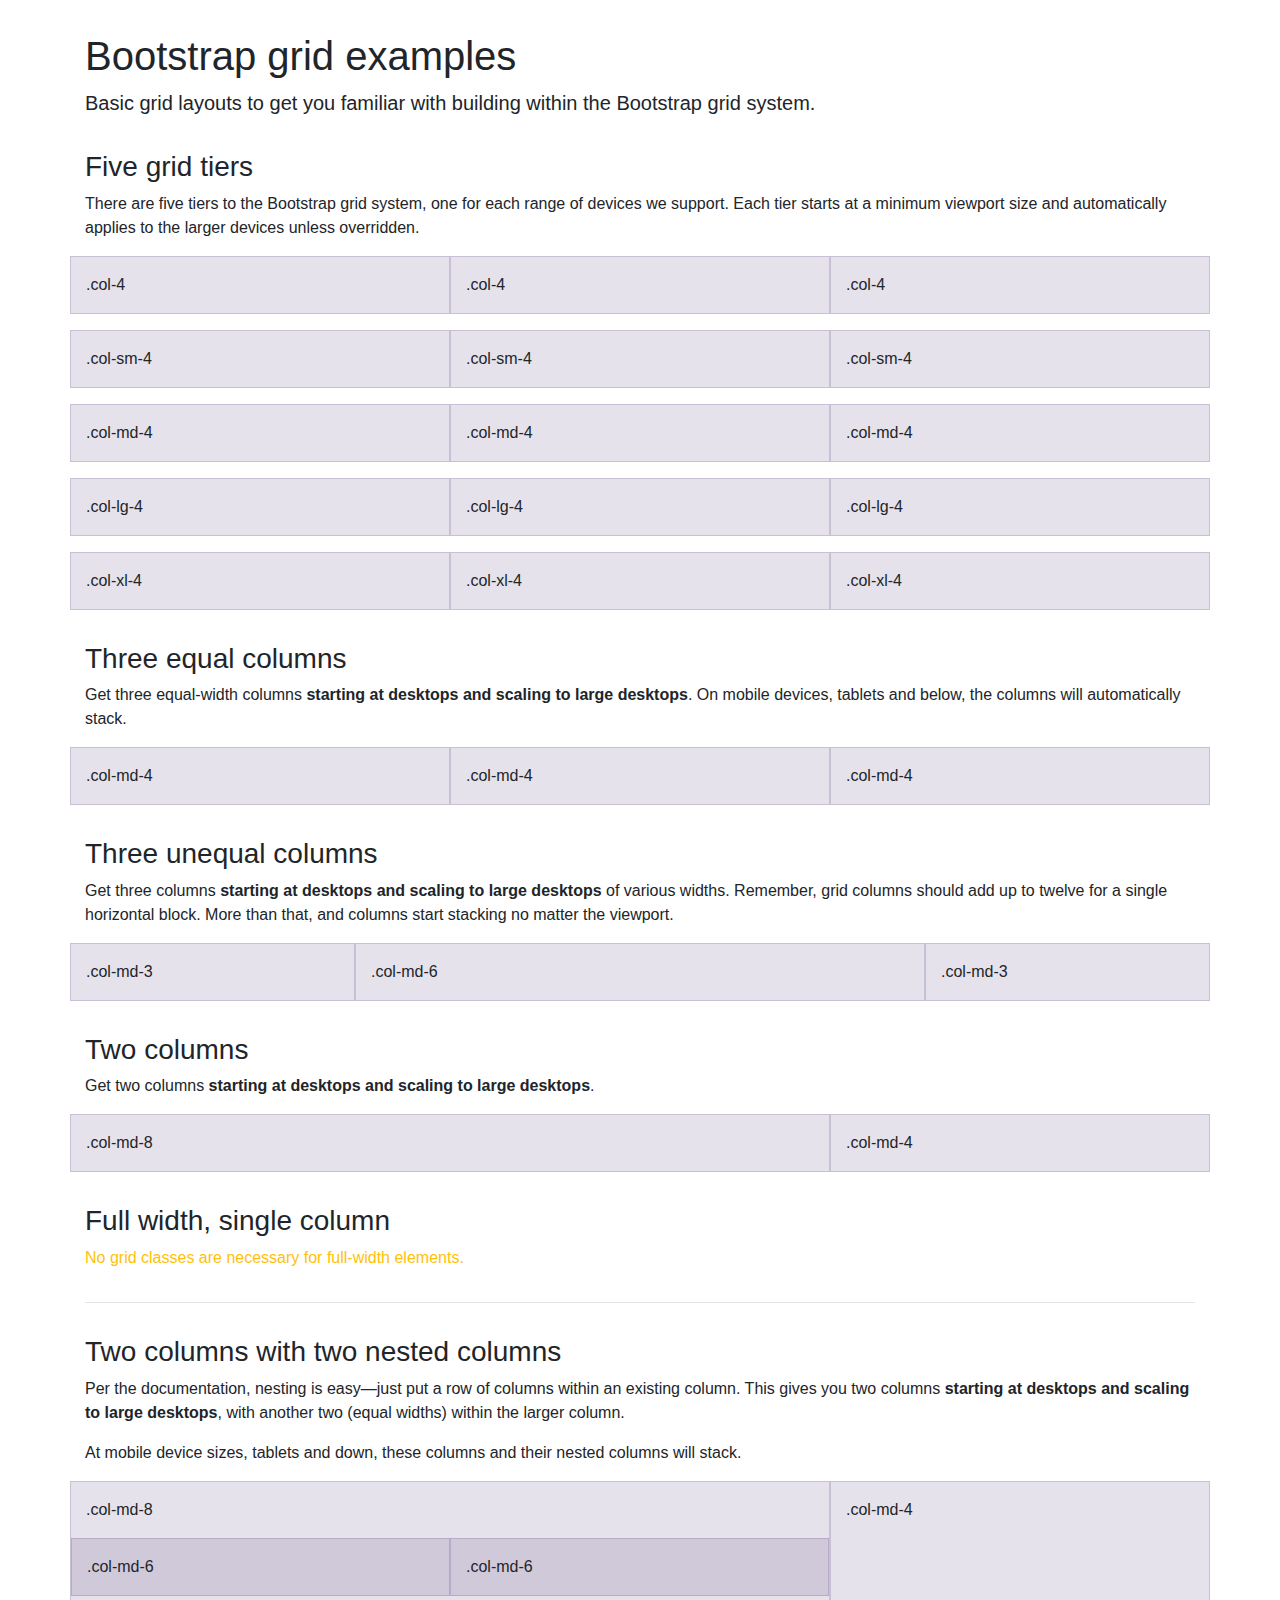
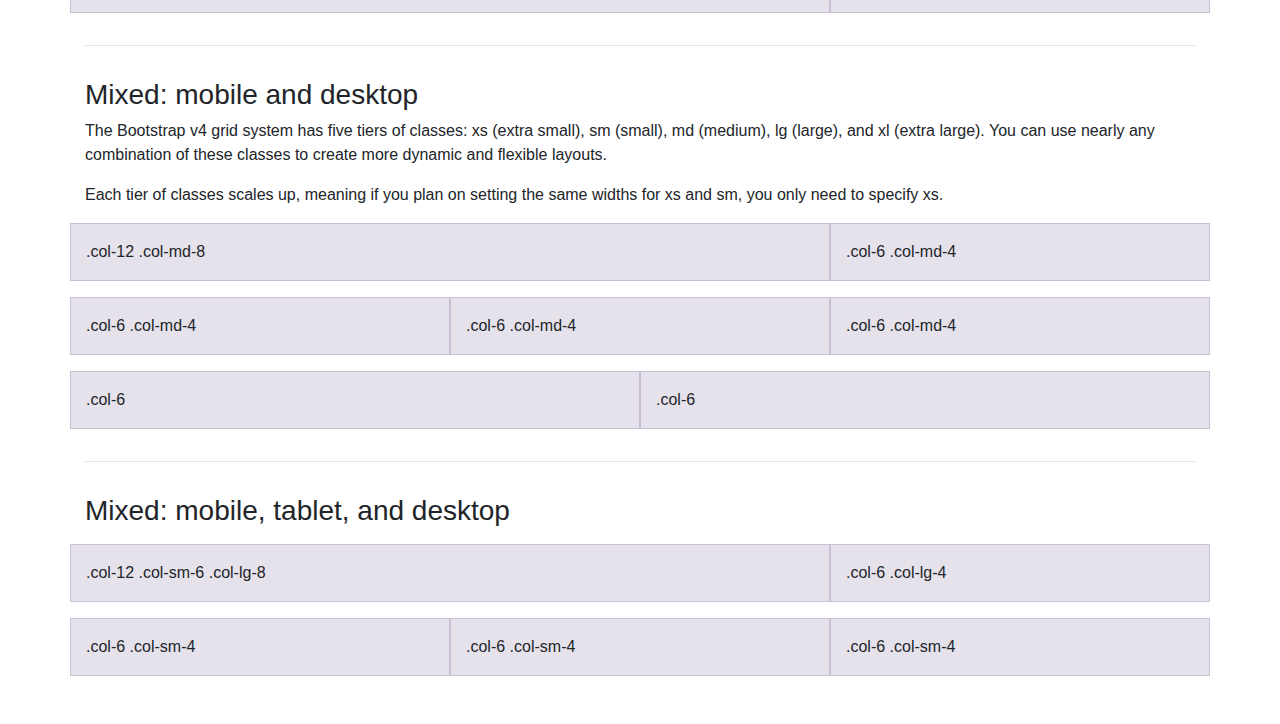
<file: admin/assets/estilo/bootstrap-4.1.1/docs/4.1/examples/grid/index.html>
<!doctype html>
<html lang="en">
  <head>
    <meta charset="utf-8">
    <meta name="viewport" content="width=device-width, initial-scale=1, shrink-to-fit=no">
    <meta name="description" content="">
    <meta name="author" content="">
    <link rel="icon" href="../../../../favicon.ico">

    <title>Grid Template for Bootstrap</title>

    <!-- Bootstrap core CSS -->
    <link href="../../../../dist/css/bootstrap.min.css" rel="stylesheet">

    <!-- Custom styles for this template -->
    <link href="grid.css" rel="stylesheet">
  </head>

  <body>
    <div class="container">

      <h1>Bootstrap grid examples</h1>
      <p class="lead">Basic grid layouts to get you familiar with building within the Bootstrap grid system.</p>

      <h3>Five grid tiers</h3>
      <p>There are five tiers to the Bootstrap grid system, one for each range of devices we support. Each tier starts at a minimum viewport size and automatically applies to the larger devices unless overridden.</p>

      <div class="row">
        <div class="col-4">.col-4</div>
        <div class="col-4">.col-4</div>
        <div class="col-4">.col-4</div>
      </div>

      <div class="row">
        <div class="col-sm-4">.col-sm-4</div>
        <div class="col-sm-4">.col-sm-4</div>
        <div class="col-sm-4">.col-sm-4</div>
      </div>

      <div class="row">
        <div class="col-md-4">.col-md-4</div>
        <div class="col-md-4">.col-md-4</div>
        <div class="col-md-4">.col-md-4</div>
      </div>

      <div class="row">
        <div class="col-lg-4">.col-lg-4</div>
        <div class="col-lg-4">.col-lg-4</div>
        <div class="col-lg-4">.col-lg-4</div>
      </div>

      <div class="row">
        <div class="col-xl-4">.col-xl-4</div>
        <div class="col-xl-4">.col-xl-4</div>
        <div class="col-xl-4">.col-xl-4</div>
      </div>

      <h3>Three equal columns</h3>
      <p>Get three equal-width columns <strong>starting at desktops and scaling to large desktops</strong>. On mobile devices, tablets and below, the columns will automatically stack.</p>
      <div class="row">
        <div class="col-md-4">.col-md-4</div>
        <div class="col-md-4">.col-md-4</div>
        <div class="col-md-4">.col-md-4</div>
      </div>

      <h3>Three unequal columns</h3>
      <p>Get three columns <strong>starting at desktops and scaling to large desktops</strong> of various widths. Remember, grid columns should add up to twelve for a single horizontal block. More than that, and columns start stacking no matter the viewport.</p>
      <div class="row">
        <div class="col-md-3">.col-md-3</div>
        <div class="col-md-6">.col-md-6</div>
        <div class="col-md-3">.col-md-3</div>
      </div>

      <h3>Two columns</h3>
      <p>Get two columns <strong>starting at desktops and scaling to large desktops</strong>.</p>
      <div class="row">
        <div class="col-md-8">.col-md-8</div>
        <div class="col-md-4">.col-md-4</div>
      </div>

      <h3>Full width, single column</h3>
      <p class="text-warning">No grid classes are necessary for full-width elements.</p>

      <hr>

      <h3>Two columns with two nested columns</h3>
      <p>Per the documentation, nesting is easy—just put a row of columns within an existing column. This gives you two columns <strong>starting at desktops and scaling to large desktops</strong>, with another two (equal widths) within the larger column.</p>
      <p>At mobile device sizes, tablets and down, these columns and their nested columns will stack.</p>
      <div class="row">
        <div class="col-md-8">
          .col-md-8
          <div class="row">
            <div class="col-md-6">.col-md-6</div>
            <div class="col-md-6">.col-md-6</div>
          </div>
        </div>
        <div class="col-md-4">.col-md-4</div>
      </div>

      <hr>

      <h3>Mixed: mobile and desktop</h3>
      <p>The Bootstrap v4 grid system has five tiers of classes: xs (extra small), sm (small), md (medium), lg (large), and xl (extra large). You can use nearly any combination of these classes to create more dynamic and flexible layouts.</p>
      <p>Each tier of classes scales up, meaning if you plan on setting the same widths for xs and sm, you only need to specify xs.</p>
      <div class="row">
        <div class="col-12 col-md-8">.col-12 .col-md-8</div>
        <div class="col-6 col-md-4">.col-6 .col-md-4</div>
      </div>
      <div class="row">
        <div class="col-6 col-md-4">.col-6 .col-md-4</div>
        <div class="col-6 col-md-4">.col-6 .col-md-4</div>
        <div class="col-6 col-md-4">.col-6 .col-md-4</div>
      </div>
      <div class="row">
        <div class="col-6">.col-6</div>
        <div class="col-6">.col-6</div>
      </div>

      <hr>

      <h3>Mixed: mobile, tablet, and desktop</h3>
      <p></p>
      <div class="row">
        <div class="col-12 col-sm-6 col-lg-8">.col-12 .col-sm-6 .col-lg-8</div>
        <div class="col-6 col-lg-4">.col-6 .col-lg-4</div>
      </div>
      <div class="row">
        <div class="col-6 col-sm-4">.col-6 .col-sm-4</div>
        <div class="col-6 col-sm-4">.col-6 .col-sm-4</div>
        <div class="col-6 col-sm-4">.col-6 .col-sm-4</div>
      </div>

    </div> <!-- /container -->
  </body>
</html>
</file>
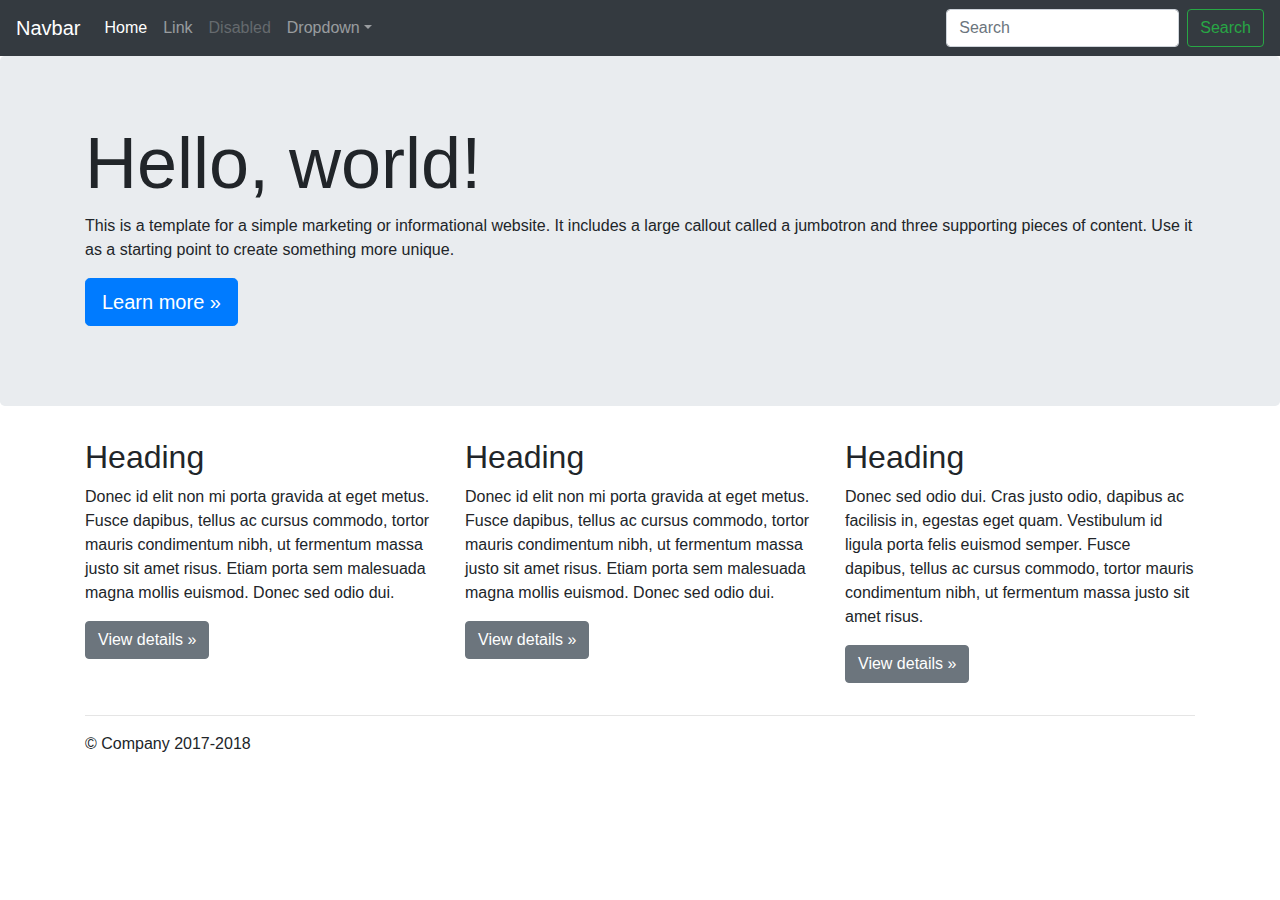
<file: admin/assets/estilo/bootstrap-4.1.1/docs/4.1/examples/jumbotron/index.html>
<!doctype html>
<html lang="en">
  <head>
    <meta charset="utf-8">
    <meta name="viewport" content="width=device-width, initial-scale=1, shrink-to-fit=no">
    <meta name="description" content="">
    <meta name="author" content="">
    <link rel="icon" href="../../../../favicon.ico">

    <title>Jumbotron Template for Bootstrap</title>

    <!-- Bootstrap core CSS -->
    <link href="../../../../dist/css/bootstrap.min.css" rel="stylesheet">

    <!-- Custom styles for this template -->
    <link href="jumbotron.css" rel="stylesheet">
  </head>

  <body>

    <nav class="navbar navbar-expand-md navbar-dark fixed-top bg-dark">
      <a class="navbar-brand" href="#">Navbar</a>
      <button class="navbar-toggler" type="button" data-toggle="collapse" data-target="#navbarsExampleDefault" aria-controls="navbarsExampleDefault" aria-expanded="false" aria-label="Toggle navigation">
        <span class="navbar-toggler-icon"></span>
      </button>

      <div class="collapse navbar-collapse" id="navbarsExampleDefault">
        <ul class="navbar-nav mr-auto">
          <li class="nav-item active">
            <a class="nav-link" href="#">Home <span class="sr-only">(current)</span></a>
          </li>
          <li class="nav-item">
            <a class="nav-link" href="#">Link</a>
          </li>
          <li class="nav-item">
            <a class="nav-link disabled" href="#">Disabled</a>
          </li>
          <li class="nav-item dropdown">
            <a class="nav-link dropdown-toggle" href="http://example.com" id="dropdown01" data-toggle="dropdown" aria-haspopup="true" aria-expanded="false">Dropdown</a>
            <div class="dropdown-menu" aria-labelledby="dropdown01">
              <a class="dropdown-item" href="#">Action</a>
              <a class="dropdown-item" href="#">Another action</a>
              <a class="dropdown-item" href="#">Something else here</a>
            </div>
          </li>
        </ul>
        <form class="form-inline my-2 my-lg-0">
          <input class="form-control mr-sm-2" type="text" placeholder="Search" aria-label="Search">
          <button class="btn btn-outline-success my-2 my-sm-0" type="submit">Search</button>
        </form>
      </div>
    </nav>

    <main role="main">

      <!-- Main jumbotron for a primary marketing message or call to action -->
      <div class="jumbotron">
        <div class="container">
          <h1 class="display-3">Hello, world!</h1>
          <p>This is a template for a simple marketing or informational website. It includes a large callout called a jumbotron and three supporting pieces of content. Use it as a starting point to create something more unique.</p>
          <p><a class="btn btn-primary btn-lg" href="#" role="button">Learn more &raquo;</a></p>
        </div>
      </div>

      <div class="container">
        <!-- Example row of columns -->
        <div class="row">
          <div class="col-md-4">
            <h2>Heading</h2>
            <p>Donec id elit non mi porta gravida at eget metus. Fusce dapibus, tellus ac cursus commodo, tortor mauris condimentum nibh, ut fermentum massa justo sit amet risus. Etiam porta sem malesuada magna mollis euismod. Donec sed odio dui. </p>
            <p><a class="btn btn-secondary" href="#" role="button">View details &raquo;</a></p>
          </div>
          <div class="col-md-4">
            <h2>Heading</h2>
            <p>Donec id elit non mi porta gravida at eget metus. Fusce dapibus, tellus ac cursus commodo, tortor mauris condimentum nibh, ut fermentum massa justo sit amet risus. Etiam porta sem malesuada magna mollis euismod. Donec sed odio dui. </p>
            <p><a class="btn btn-secondary" href="#" role="button">View details &raquo;</a></p>
          </div>
          <div class="col-md-4">
            <h2>Heading</h2>
            <p>Donec sed odio dui. Cras justo odio, dapibus ac facilisis in, egestas eget quam. Vestibulum id ligula porta felis euismod semper. Fusce dapibus, tellus ac cursus commodo, tortor mauris condimentum nibh, ut fermentum massa justo sit amet risus.</p>
            <p><a class="btn btn-secondary" href="#" role="button">View details &raquo;</a></p>
          </div>
        </div>

        <hr>

      </div> <!-- /container -->

    </main>

    <footer class="container">
      <p>&copy; Company 2017-2018</p>
    </footer>

    <!-- Bootstrap core JavaScript
    ================================================== -->
    <!-- Placed at the end of the document so the pages load faster -->
    <script src="https://code.jquery.com/jquery-3.3.1.slim.min.js" integrity="sha384-q8i/X+965DzO0rT7abK41JStQIAqVgRVzpbzo5smXKp4YfRvH+8abtTE1Pi6jizo" crossorigin="anonymous"></script>
    <script>window.jQuery || document.write('<script src="../../../../assets/js/vendor/jquery-slim.min.js"><\/script>')</script>
    <script src="../../../../assets/js/vendor/popper.min.js"></script>
    <script src="../../../../dist/js/bootstrap.min.js"></script>
  </body>
</html>
</file>
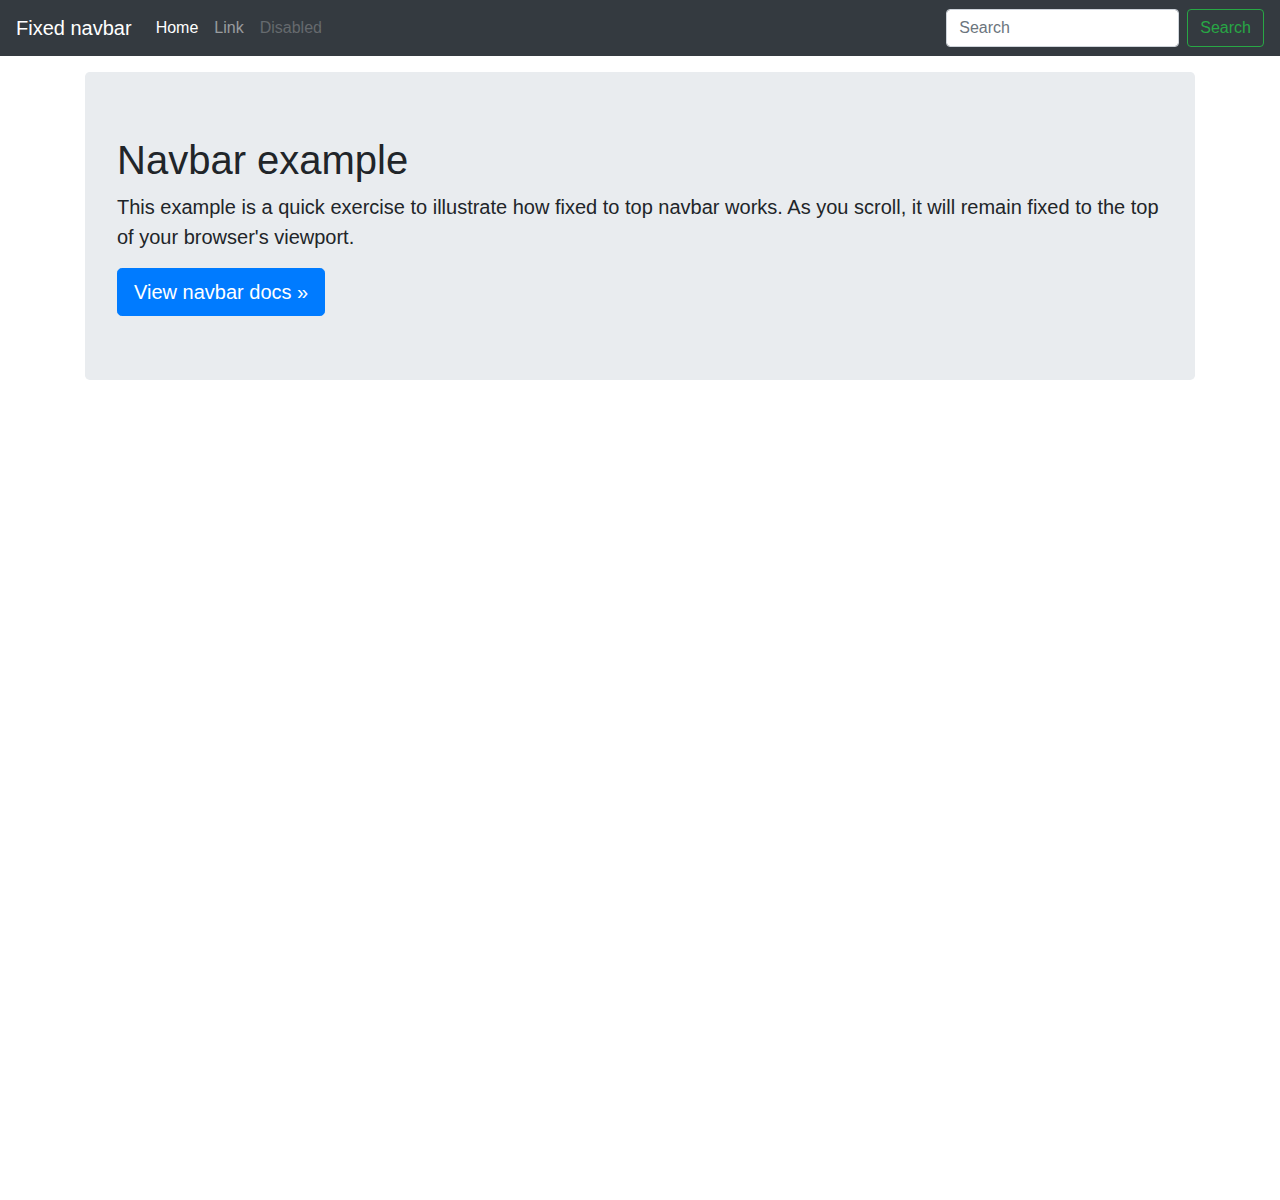
<file: admin/assets/estilo/bootstrap-4.1.1/docs/4.1/examples/navbar-fixed/index.html>
<!doctype html>
<html lang="en">
  <head>
    <meta charset="utf-8">
    <meta name="viewport" content="width=device-width, initial-scale=1, shrink-to-fit=no">
    <meta name="description" content="">
    <meta name="author" content="">
    <link rel="icon" href="../../../../favicon.ico">

    <title>Fixed top navbar example for Bootstrap</title>

    <!-- Bootstrap core CSS -->
    <link href="../../../../dist/css/bootstrap.min.css" rel="stylesheet">

    <!-- Custom styles for this template -->
    <link href="navbar-top-fixed.css" rel="stylesheet">
  </head>

  <body>

    <nav class="navbar navbar-expand-md navbar-dark fixed-top bg-dark">
      <a class="navbar-brand" href="#">Fixed navbar</a>
      <button class="navbar-toggler" type="button" data-toggle="collapse" data-target="#navbarCollapse" aria-controls="navbarCollapse" aria-expanded="false" aria-label="Toggle navigation">
        <span class="navbar-toggler-icon"></span>
      </button>
      <div class="collapse navbar-collapse" id="navbarCollapse">
        <ul class="navbar-nav mr-auto">
          <li class="nav-item active">
            <a class="nav-link" href="#">Home <span class="sr-only">(current)</span></a>
          </li>
          <li class="nav-item">
            <a class="nav-link" href="#">Link</a>
          </li>
          <li class="nav-item">
            <a class="nav-link disabled" href="#">Disabled</a>
          </li>
        </ul>
        <form class="form-inline mt-2 mt-md-0">
          <input class="form-control mr-sm-2" type="text" placeholder="Search" aria-label="Search">
          <button class="btn btn-outline-success my-2 my-sm-0" type="submit">Search</button>
        </form>
      </div>
    </nav>

    <main role="main" class="container">
      <div class="jumbotron">
        <h1>Navbar example</h1>
        <p class="lead">This example is a quick exercise to illustrate how fixed to top navbar works. As you scroll, it will remain fixed to the top of your browser's viewport.</p>
        <a class="btn btn-lg btn-primary" href="../../components/navbar/" role="button">View navbar docs &raquo;</a>
      </div>
    </main>

    <!-- Bootstrap core JavaScript
    ================================================== -->
    <!-- Placed at the end of the document so the pages load faster -->
    <script src="https://code.jquery.com/jquery-3.3.1.slim.min.js" integrity="sha384-q8i/X+965DzO0rT7abK41JStQIAqVgRVzpbzo5smXKp4YfRvH+8abtTE1Pi6jizo" crossorigin="anonymous"></script>
    <script>window.jQuery || document.write('<script src="../../../../assets/js/vendor/jquery-slim.min.js"><\/script>')</script>
    <script src="../../../../assets/js/vendor/popper.min.js"></script>
    <script src="../../../../dist/js/bootstrap.min.js"></script>
  </body>
</html>
</file>
<file: admin/assets/estilo/bootstrap-4.1.1/docs/4.1/examples/album/album.css>
:root {
  --jumbotron-padding-y: 3rem;
}

.jumbotron {
  padding-top: var(--jumbotron-padding-y);
  padding-bottom: var(--jumbotron-padding-y);
  margin-bottom: 0;
  background-color: #fff;
}
@media (min-width: 768px) {
  .jumbotron {
    padding-top: calc(var(--jumbotron-padding-y) * 2);
    padding-bottom: calc(var(--jumbotron-padding-y) * 2);
  }
}

.jumbotron p:last-child {
  margin-bottom: 0;
}

.jumbotron-heading {
  font-weight: 300;
}

.jumbotron .container {
  max-width: 40rem;
}

footer {
  padding-top: 3rem;
  padding-bottom: 3rem;
}

footer p {
  margin-bottom: .25rem;
}

.box-shadow { box-shadow: 0 .25rem .75rem rgba(0, 0, 0, .05); }
</file>
<file: admin/assets/estilo/bootstrap-4.1.1/docs/4.1/examples/blog/blog.css>
/* stylelint-disable selector-list-comma-newline-after */

.blog-header {
  line-height: 1;
  border-bottom: 1px solid #e5e5e5;
}

.blog-header-logo {
  font-family: "Playfair Display", Georgia, "Times New Roman", serif;
  font-size: 2.25rem;
}

.blog-header-logo:hover {
  text-decoration: none;
}

h1, h2, h3, h4, h5, h6 {
  font-family: "Playfair Display", Georgia, "Times New Roman", serif;
}

.display-4 {
  font-size: 2.5rem;
}
@media (min-width: 768px) {
  .display-4 {
    font-size: 3rem;
  }
}

.nav-scroller {
  position: relative;
  z-index: 2;
  height: 2.75rem;
  overflow-y: hidden;
}

.nav-scroller .nav {
  display: -ms-flexbox;
  display: flex;
  -ms-flex-wrap: nowrap;
  flex-wrap: nowrap;
  padding-bottom: 1rem;
  margin-top: -1px;
  overflow-x: auto;
  text-align: center;
  white-space: nowrap;
  -webkit-overflow-scrolling: touch;
}

.nav-scroller .nav-link {
  padding-top: .75rem;
  padding-bottom: .75rem;
  font-size: .875rem;
}

.card-img-right {
  height: 100%;
  border-radius: 0 3px 3px 0;
}

.flex-auto {
  -ms-flex: 0 0 auto;
  flex: 0 0 auto;
}

.h-250 { height: 250px; }
@media (min-width: 768px) {
  .h-md-250 { height: 250px; }
}

.border-top { border-top: 1px solid #e5e5e5; }
.border-bottom { border-bottom: 1px solid #e5e5e5; }

.box-shadow { box-shadow: 0 .25rem .75rem rgba(0, 0, 0, .05); }

/*
 * Blog name and description
 */
.blog-title {
  margin-bottom: 0;
  font-size: 2rem;
  font-weight: 400;
}
.blog-description {
  font-size: 1.1rem;
  color: #999;
}

@media (min-width: 40em) {
  .blog-title {
    font-size: 3.5rem;
  }
}

/* Pagination */
.blog-pagination {
  margin-bottom: 4rem;
}
.blog-pagination > .btn {
  border-radius: 2rem;
}

/*
 * Blog posts
 */
.blog-post {
  margin-bottom: 4rem;
}
.blog-post-title {
  margin-bottom: .25rem;
  font-size: 2.5rem;
}
.blog-post-meta {
  margin-bottom: 1.25rem;
  color: #999;
}

/*
 * Footer
 */
.blog-footer {
  padding: 2.5rem 0;
  color: #999;
  text-align: center;
  background-color: #f9f9f9;
  border-top: .05rem solid #e5e5e5;
}
.blog-footer p:last-child {
  margin-bottom: 0;
}
</file>
<file: admin/assets/estilo/bootstrap-4.1.1/docs/4.1/examples/carousel/carousel.css>
/* GLOBAL STYLES
-------------------------------------------------- */
/* Padding below the footer and lighter body text */

body {
  padding-top: 3rem;
  padding-bottom: 3rem;
  color: #5a5a5a;
}


/* CUSTOMIZE THE CAROUSEL
-------------------------------------------------- */

/* Carousel base class */
.carousel {
  margin-bottom: 4rem;
}
/* Since positioning the image, we need to help out the caption */
.carousel-caption {
  bottom: 3rem;
  z-index: 10;
}

/* Declare heights because of positioning of img element */
.carousel-item {
  height: 32rem;
  background-color: #777;
}
.carousel-item > img {
  position: absolute;
  top: 0;
  left: 0;
  min-width: 100%;
  height: 32rem;
}


/* MARKETING CONTENT
-------------------------------------------------- */

/* Center align the text within the three columns below the carousel */
.marketing .col-lg-4 {
  margin-bottom: 1.5rem;
  text-align: center;
}
.marketing h2 {
  font-weight: 400;
}
.marketing .col-lg-4 p {
  margin-right: .75rem;
  margin-left: .75rem;
}


/* Featurettes
------------------------- */

.featurette-divider {
  margin: 5rem 0; /* Space out the Bootstrap <hr> more */
}

/* Thin out the marketing headings */
.featurette-heading {
  font-weight: 300;
  line-height: 1;
  letter-spacing: -.05rem;
}


/* RESPONSIVE CSS
-------------------------------------------------- */

@media (min-width: 40em) {
  /* Bump up size of carousel content */
  .carousel-caption p {
    margin-bottom: 1.25rem;
    font-size: 1.25rem;
    line-height: 1.4;
  }

  .featurette-heading {
    font-size: 50px;
  }
}

@media (min-width: 62em) {
  .featurette-heading {
    margin-top: 7rem;
  }
}
</file>
<file: admin/assets/estilo/bootstrap-4.1.1/docs/4.1/examples/cover/cover.css>
/*
 * Globals
 */

/* Links */
a,
a:focus,
a:hover {
  color: #fff;
}

/* Custom default button */
.btn-secondary,
.btn-secondary:hover,
.btn-secondary:focus {
  color: #333;
  text-shadow: none; /* Prevent inheritance from `body` */
  background-color: #fff;
  border: .05rem solid #fff;
}


/*
 * Base structure
 */

html,
body {
  height: 100%;
  background-color: #333;
}

body {
  display: -ms-flexbox;
  display: flex;
  color: #fff;
  text-shadow: 0 .05rem .1rem rgba(0, 0, 0, .5);
  box-shadow: inset 0 0 5rem rgba(0, 0, 0, .5);
}

.cover-container {
  max-width: 42em;
}


/*
 * Header
 */
.masthead {
  margin-bottom: 2rem;
}

.masthead-brand {
  margin-bottom: 0;
}

.nav-masthead .nav-link {
  padding: .25rem 0;
  font-weight: 700;
  color: rgba(255, 255, 255, .5);
  background-color: transparent;
  border-bottom: .25rem solid transparent;
}

.nav-masthead .nav-link:hover,
.nav-masthead .nav-link:focus {
  border-bottom-color: rgba(255, 255, 255, .25);
}

.nav-masthead .nav-link + .nav-link {
  margin-left: 1rem;
}

.nav-masthead .active {
  color: #fff;
  border-bottom-color: #fff;
}

@media (min-width: 48em) {
  .masthead-brand {
    float: left;
  }
  .nav-masthead {
    float: right;
  }
}


/*
 * Cover
 */
.cover {
  padding: 0 1.5rem;
}
.cover .btn-lg {
  padding: .75rem 1.25rem;
  font-weight: 700;
}


/*
 * Footer
 */
.mastfoot {
  color: rgba(255, 255, 255, .5);
}
</file>
<file: admin/assets/estilo/bootstrap-4.1.1/docs/4.1/examples/grid/grid.css>
body {
  padding-top: 2rem;
  padding-bottom: 2rem;
}

h3 {
  margin-top: 2rem;
}

.row {
  margin-bottom: 1rem;
}
.row .row {
  margin-top: 1rem;
  margin-bottom: 0;
}
[class*="col-"] {
  padding-top: 1rem;
  padding-bottom: 1rem;
  background-color: rgba(86, 61, 124, .15);
  border: 1px solid rgba(86, 61, 124, .2);
}

hr {
  margin-top: 2rem;
  margin-bottom: 2rem;
}
</file>
<file: admin/assets/estilo/bootstrap-4.1.1/docs/4.1/examples/jumbotron/jumbotron.css>
/* Move down content because we have a fixed navbar that is 3.5rem tall */
body {
  padding-top: 3.5rem;
}
</file>
<file: admin/assets/estilo/bootstrap-4.1.1/docs/4.1/examples/navbar-fixed/navbar-top-fixed.css>
/* Show it is fixed to the top */
body {
  min-height: 75rem;
  padding-top: 4.5rem;
}
</file>
<file: plantilla/css/style.css>
/*
    Theme Name: Delicious
    Theme URL: https://bootstrapmade.com/delicious-free-restaurant-bootstrap-theme/
    Author: BootstrapMade.com
    Author URL: https://bootstrapmade.com
*/

body {
	font-size: 15px;
    line-height: 1.52;
    color: #717f86;
    font-size: 16px;
	font-family: 'Open Sans', sans-serif;
    font-weight: 400;
    overflow-x: hidden;
}
ol, ul {
	list-style: none;
}
blockquote, q {
	quotes: none;
}
blockquote:before, blockquote:after,
q:before, q:after {
	content: '';
	content: none;
}
table {
	border-collapse: collapse;
	border-spacing: 0;
}
#banner{
    background: url(../img/banner-bg.jpg) no-repeat center top;
    background-size: cover;
    min-height: 630px;
}
.bg-color{
    background-color: RGBA(0, 0, 0, 0.61);
    min-height: 630px;
}
#banner h2{
    font-family: 'Satisfy', sans-serif;
    font-size: 45px;
    color: #FFB03B;
}
#banner p{
    font-family: 'PT Sans', sans-serif;
    color: #fcfcfc;
    font-size: 34px;
}
.section-padding{
    padding: 60px 0px;
}
.logo-name{
    font-family: 'Satisfy', sans-serif;
    font-size: 65px;
    margin-top: 140px;
    color: #FFB03B;
}
.sidenav {
    height: 100%;
    width: 0;
    position: fixed;
    z-index: 1;
    top: 0;
    right: 0;
    background-color: #111;
    overflow-x: hidden;
    padding-top: 60px;
    transition: 0.5s;
}
.sidenav a {
    padding: 8px 8px 8px 32px;
    text-decoration: none;
    font-size: 25px;
    color: #818181;
    display: block;
    transition: 0.3s
}
.sidenav a:hover, .offcanvas a:focus{
    color: #f1f1f1;
}
.closebtn {
    position: absolute;
    top: 0;
    right: 25px;
    font-size: 36px !important;
    margin-left: 50px;
}
#main {
    transition: margin-left .5s;
    padding: 20px;
}
.menu-icon
{
    color: #fff;
    font-size: 30px;
    margin-top: 30px;
    cursor: pointer;
}

.header-h {
    color: #FFB03B;
    font-size: 46px;
    font-family: 'Satisfy', sans-serif;
    font-weight: 300;
}
.header-p {
    color: #9699a6;
    font-size: 16px;
}
.msg-row {
    margin-top: 56px;
}
.media-body, .media-left, .media-right {
    display: table-cell;
    vertical-align: top;
}
.bg-13 {background-color: #f04e4e;
    width: 70px;
    height: 70px;
    border-radius: 50%;
}
.contact-icon {
    color: #fff;
    position: absolute;
    left: 34px;
    font-size: 32px;
    margin-top: 18px;
}
.bg-1 {
    background-color: #fecc17;
    width: 70px;
    height: 70px;
    border-radius: 50%;
}
.bg-14 {
    background-color: #ccdb38;
    width: 70px;
    height: 70px;
    border-radius: 50%;
}
.dark-blue {
    color: #31364c;
    font-size: 24px;
    margin-top: 0;
}
.light-blue {
    color: #9699a6;
    font-size: 16px;
    margin-bottom: 1px;
}
.media-body {
    margin-left: 10px;
    padding-left: 13px;
}
.media-2 {
    margin-top: 30px;
}
.newinput .form-group {
    margin: 8px 0 9px !important;
    padding-bottom: 10px;
}
.contact-form .form-control {
    color: #000 !important;
    font-size: 16px;
    font-weight: normal;
    height: 38px;
    line-height: 1.42857;
    padding: 7px 0;
}
.form-control, .form-group .form-control {
    border: 0;
    background-image: -webkit-gradient(linear, left top, left bottom, from(#009688), to(#009688)), -webkit-gradient(linear, left top, left bottom, from(#D2D2D2), to(#D2D2D2));
    background-image: -webkit-linear-gradient(#009688, #009688), -webkit-linear-gradient(#D2D2D2, #D2D2D2);
    background-image: -o-linear-gradient(#009688, #009688), -o-linear-gradient(#D2D2D2, #D2D2D2);
    background-image: linear-gradient(#009688, #009688), linear-gradient(#D2D2D2, #D2D2D2);
    -webkit-background-size: 0 2px, 100% 1px;
    background-size: 0 2px, 100% 1px;
    background-repeat: no-repeat;
    background-position: center bottom, center -webkit-calc(100% - 1px);
    background-position: center bottom, center calc(100% - 1px);
    background-color: rgba(0, 0, 0, 0);
    -webkit-transition: background 0s ease-out;
    -o-transition: background 0s ease-out;
    transition: background 0s ease-out;
    float: none;
    -webkit-box-shadow: none;
    box-shadow: none;
    border-radius: 0;
}
.contact-form {
    margin: 8px 0 9px !important;
    padding-bottom: 10px;
}
.contact-form textarea.form-control {
    color: #000 !important;
    height: auto;
}
.contacts-btn {
    background-color:  #FFB03B !important;
    color: #ffffff !important;
    width: 170px;
    height: 54px;
    border-radius: 3px;
    font-size: 16px;
    font-family: 'Roboto', sans-serif;
    font-weight: normal;
    text-transform: capitalize;
    border: 0px;
    color: #000 !important;
}

.validation {
    color: red;
    display:none;
    margin: 0 0 20px;
    font-weight:400;
    font-size:13px;
}

#sendmessage {
    color: green;
    border:1px solid green;
    display:none;
    text-align:center;
    padding:15px;
    font-weight:600;
    margin-bottom:15px;
}

#errormessage {
    color: red;
    display:none;
    border:1px solid red;
    text-align:center;
    padding:15px;
    font-weight:600;
    margin-bottom:15px;
}

#sendmessage.show, #errormessage.show, .show {
    display:block;
}

.phone-in-talk, .hour-icon
{
    font-size: 35px;
    line-height: 70px;
    color: rgb(255, 255, 255);
}


.heading{
    font-family: 'Satisfy', sans-serif;
    color: #FFB03B;
    font-size: 24px;
}
.marb-35{
    margin-bottom: 35px;
}
.details-list{
    margin-top: 20px;
}
.details-list ul li i {
    margin-right: 10px;
    color: #ffb03b;
}
#about img
{
    border: 5px solid rgb(255, 176, 59);
    border-radius: 2px;
}
#event{
    background: url('../img/res02.jpg') no-repeat;
    background-size: cover;
}
.left-images img {
    height: 308px;
    width: 100%;
}
.left-images{
    padding: 0px;
}
.details-text {
    border-right: 2px solid #841b2d;
}
.details-text {
    background-color: rgba(14, 4, 4, 0.70);
    border-right: 2px solid #A87F41;
    padding: 20px 20px 30px 30px;
    overflow: auto;
}
.content-holder h2 {
    color: #FFB03B;
    font-size: 32px;
    padding-bottom: 15px;
    font-family: 'Satisfy', sans-serif;
}
.content-holder address strong {
    color: #FFB03B;
    padding: 10px 0px;
}
.details-text p {
    color: #E8E8E8;
    line-height: 26px;
    letter-spacing: 1px;
    font-weight: 300;
}
.btn-read-more {
    background: #FFB03B;
    padding: 7px 19px;
    font-family: 'Roboto', sans-serif;
    font-size: 12px;
    line-height: 17px;
    font-weight: 400;
    letter-spacing: 1px;
    border-radius: 3px;
    color: #000;
    text-transform: uppercase;
    margin-top: 10px;
}
.btn-read-more:hover
{
    color: #000;
}
#Container .mix{
    display: none;
}
.menu-restaurant{
    width: 50%;
    float: left;
    padding: 15px;
    position: relative;
}
.menu-restaurant .menu-title {
    float: left;
    font-family: Montserrat,arial;
    text-transform: uppercase;
    letter-spacing: 1px;
    color: #FFB03B;
}
.menu-restaurant .menu-line {
    position: absolute;
    bottom: 6px;
    border-bottom: 1px dotted rgba(0,0,0,.3);
    margin-left: .6rem;
    margin-right: .6rem;
}
.menu-restaurant .menu-price {
    font-weight: 600;
    position: absolute;
    right: 0;
    top: 0;
}
.menu-restaurant .menu-subtitle {
    display: block;
    float: left;
    color: #B1B1B1;
    font-family: Satisfy,'Open Sans',arial;
    font-size: 1.2rem;
}
.menu-restaurant span.clearfix {
    position: relative;
    display: block;
}

#menu-flters ul li a.active, #menu-flters ul li a:hover {
    background: #FFB03B;
    color: #fff;
    border: 1px solid #FFB03B;
}
#menu-flters ul li {
    display: inline-block;
    color: #fff;
    text-transform: capitalize;
    letter-spacing: 1px;
    margin-bottom: 40px;
}
#menu-flters ul li a {
    padding: 10px 20px;
    font-size: 14px;
    color: #565656;
    border-radius: 0px;
    border: 1px solid #BBBBBB;
    text-decoration: none;
    cursor: pointer;
}

.footer {
    width: 100%;
    background-color: #222;
    position: relative;
    z-index: 1;
}
.footer a {
    color: #fff;
}

.footer .footer-top {
    padding-top: 20px;
    padding-bottom: 10px;
}
.footer .widget-title, .footer .widget-title a {
    font-size: 1.4rem;
    font-weight: 700;
    letter-spacing: 0.2rem;
    color: #999;
}
.fuente-v2{
    font-family: 'Satisfy', sans-serif;
    font-size: 65px;
    color: #000;
}
.footer .widget-title{
    padding-bottom: 20px;
    font-family: 'Dancing Script', cursive;
    font-weight: bolder;
    font-size: 50px;
    color: #FFB03B;
}
.footer .widget, .footer address {
    color: #999;
    text-transform: none;
    font-style: normal;
    padding-bottom: 15px;
}
.footer .navigation, .footer .social-list {
    float: none;
    margin-bottom: 20px;
}
.list-horizontal li {
    display: inline-block;
}
#contact{
    background-color: rgba(221, 221, 221, 0.33);
}
.footer .social-list a {
    font-size: 32px;
    font-weight: normal;
    color: #fff;
    text-transform: uppercase;
    margin: 0 5px;
}
@media (min-width: 768px) and (max-width: 980px) {
    .content-holder h2 {
        font-size: 23px;
    }
    .details-text p {
        line-height: 16.6px;
    }
}
@media (min-width: 451px) and (max-width: 767px) {
    .details-text {
        border:0px;
        border-bottom: 2px solid #A87F41;
    }
}
@media (min-width: 20px) and (max-width: 450px) {
    .menu-restaurant {
    width: 100%;
    }
    .details-text {
        border:0px;
        border-bottom: 2px solid #A87F41;
    }
    .header-h {
        font-size: 35px;
    }
    .header-p, body{
        font-size: 14px;
    }
    .about-info, .mr-15{
        margin-bottom: 15px;
    }
    #banner h2{
        font-size: 25px;
    }
    #banner p{
        font-size: 25px;
    }
    .sidenav {padding-top: 15px;}
    .sidenav a {font-size: 18px;}
}
</file>
